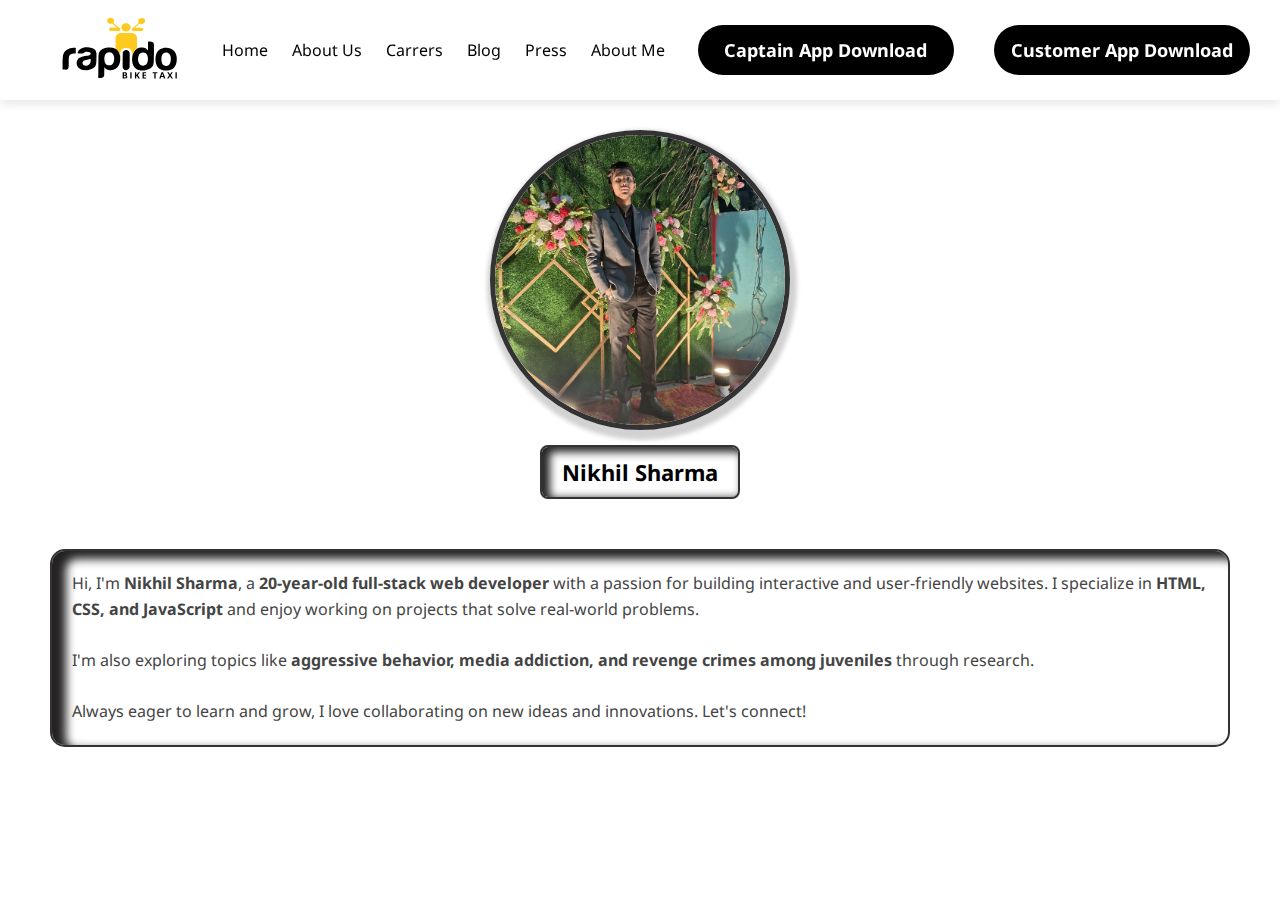
<file: htmlFiles/AboutMe.html>
<!DOCTYPE html>
<html lang="en">

<head>
    <meta charset="UTF-8">
    <meta name="viewport" content="width=device-width, initial-scale=1.0">
    <title>About Me</title>
    <link rel="stylesheet" href="../cssFiles/AboutMe.css">
</head>

<body>
    <header>
        <nav>
            <div class="logo">
                <img src="../Images/logo.svg" alt="Logo">
            </div>
            <ul class="nav-links">
                <li><a href="../index.html">Home</a></li>
                <li><a href="../htmlFiles/AboutUs.html">About Us</a></li>
                <li><a href="../htmlFiles/carrer.html">Carrers</a></li>
                <li><a href="../htmlFiles/blog.html">Blog</a></li>
                <li><a href="../htmlFiles/press.html">Press</a></li>
                <li><a href="../htmlFiles/AboutMe.html">About Me</a></li>
            </ul>
            <a href="https://play.google.com/store/apps/details?id=com.rapido.driver" target="_blank">
                <button class="btn-download">Captain App Download</button>
            </a>
            <a href="https://play.google.com/store/apps/details?id=com.rapido.passenger" target="_blank">
                <button class="btn-download">Customer App Download</button>
            </a>
        </nav>
    </header>
    <div class="about-container">
        <div class="profile">
            <img src="../Images/Aboutme.jpg" alt="Nikhil Sharma">
            <h2 class="name">Nikhil Sharma</h2>
        </div>
        <p class="bio">
            Hi, I'm <b>Nikhil Sharma</b>, a <b>20-year-old full-stack web developer</b> with a passion for building
            interactive and user-friendly websites. I specialize in <b>HTML, CSS, and JavaScript</b> and enjoy working
            on projects that solve real-world problems.
            <br><br>
            I'm also exploring topics like <b>aggressive behavior, media addiction, and revenge crimes among
                juveniles</b> through research.
            <br><br>
            Always eager to learn and grow, I love collaborating on new ideas and innovations. Let's connect!
        </p>
    </div>

</body>

</html>
</file>
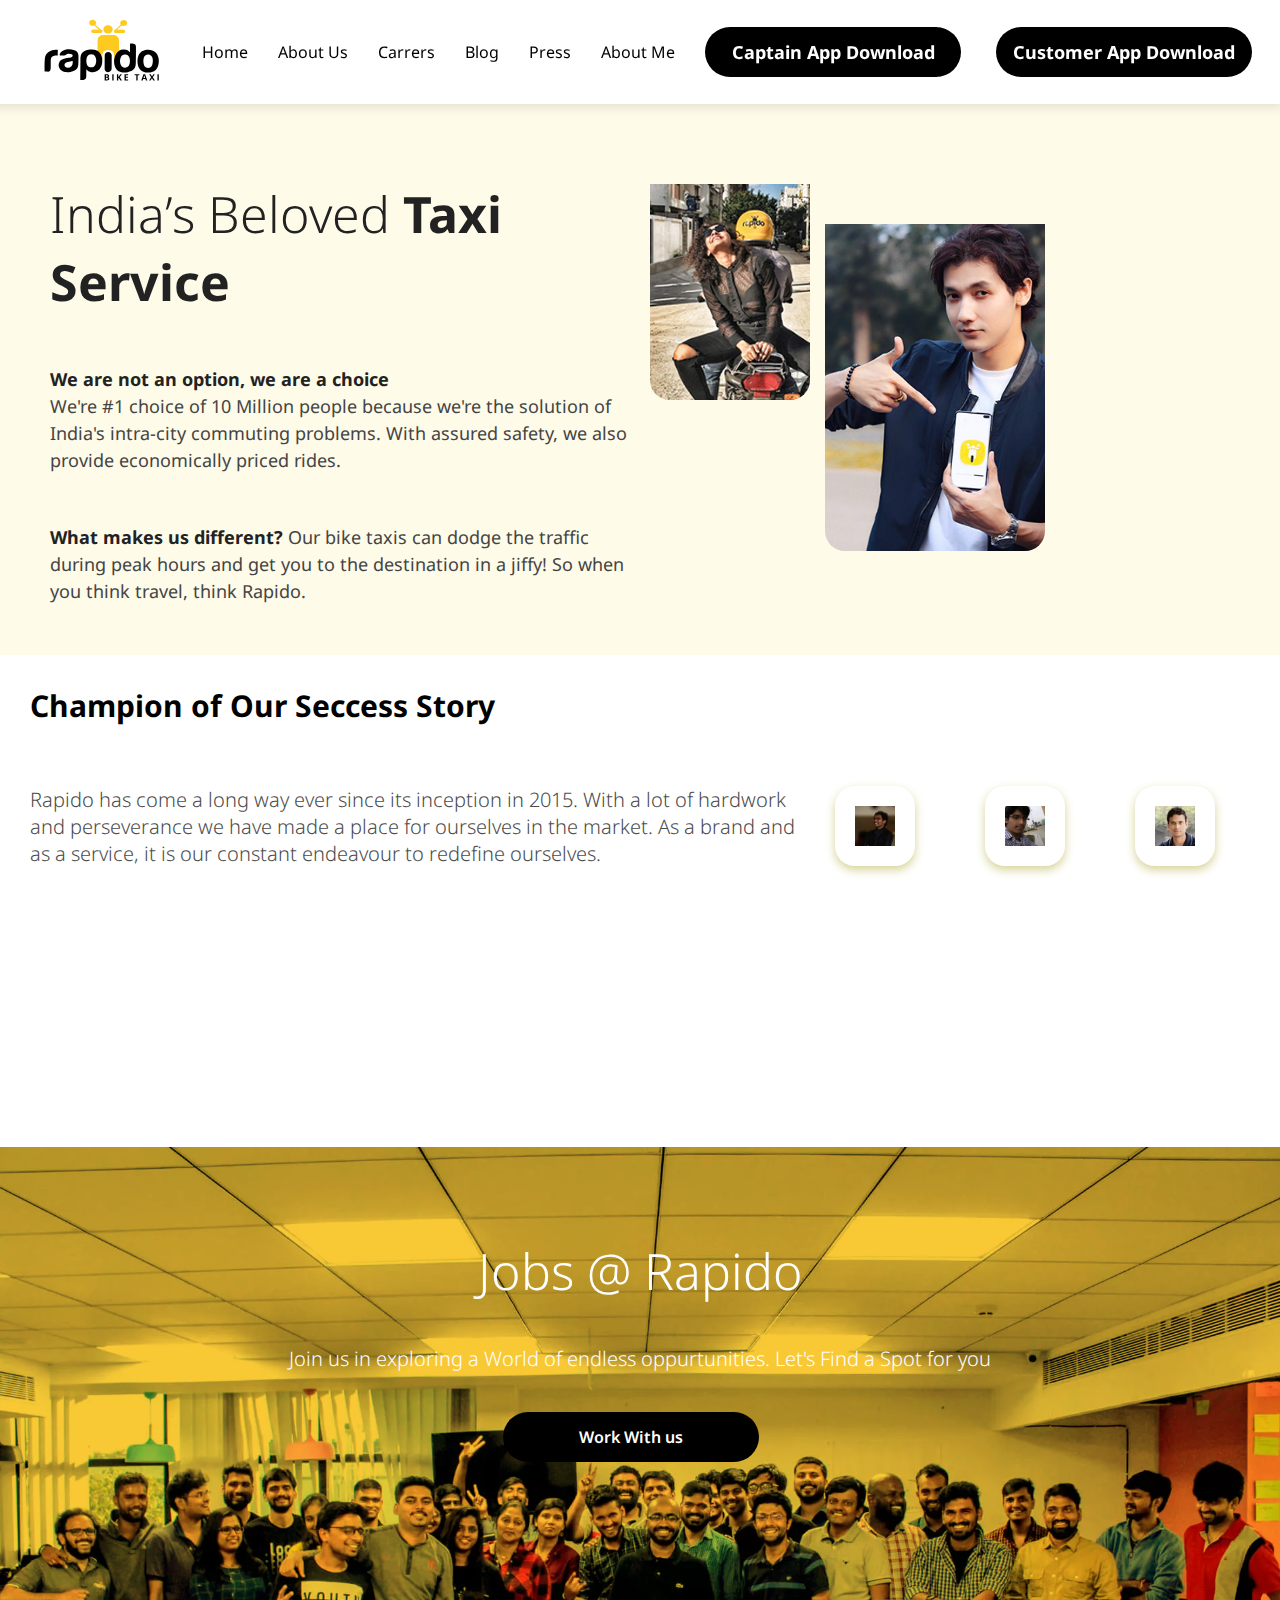
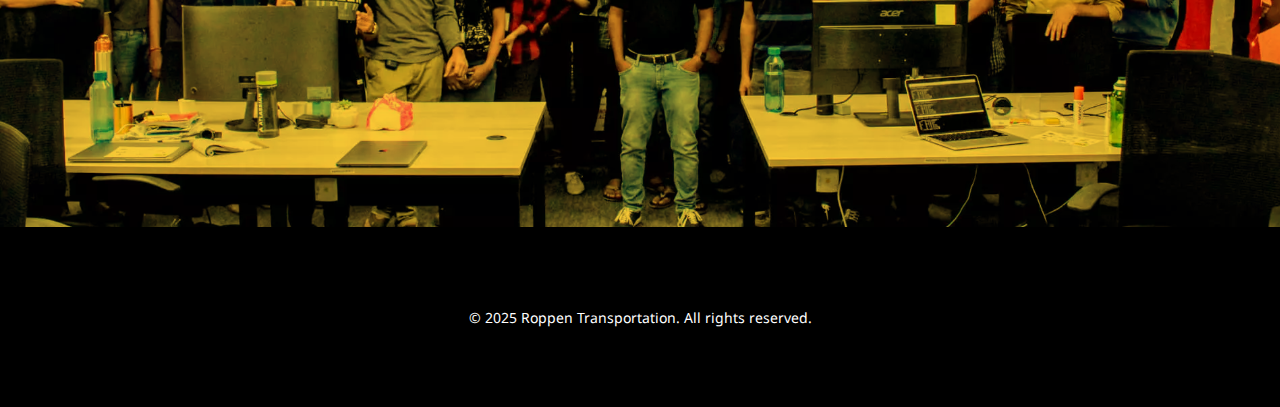
<file: htmlFiles/AboutUs.html>
<!DOCTYPE html>
<html lang="en">

<head>
    <meta charset="UTF-8">
    <meta name="viewport" content="width=device-width, initial-scale=1.0">
    <title>About Us</title>
    <link rel="stylesheet" href="../cssFiles/AboutUs.css">
    <link rel="shortcut icon" href="../Images/favicon.ico" type="image/x-icon">
</head>

<body>
    <nav>
        <div class="logo">
            <img src="../Images/logo.svg" alt="Logo">
        </div>
        <ul class="nav-links">
            <li><a href="../index.html">Home</a></li>
            <li><a href="../htmlFiles/AboutUs.html">About Us</a></li>
            <li><a href="../htmlFiles/carrer.html">Carrers</a></li>
            <li><a href="../htmlFiles/blog.html">Blog</a></li>
            <li><a href="../htmlFiles/press.html">Press</a></li>
            <li><a href="../htmlFiles/AboutMe.html">About Me</a></li>
        </ul>
        <a href="https://play.google.com/store/apps/details?id=com.rapido.driver" target="_blank">
            <button class="btn-download">Captain App Download</button>
        </a>
        <a href="https://play.google.com/store/apps/details?id=com.rapido.passenger" target="_blank">
            <button class="btn-download">Customer App Download</button>
        </a>
    </nav>
    <header>
        <div class="container">
            <div class="text-content">
                <h2>India’s Beloved
                    <span> Taxi Service</span>
                </h2>
                <p><strong>We are not an option, we are a choice</strong><br>
                    We're #1 choice of 10 Million people because we're the solution of India's intra-city commuting
                    problems.
                    With assured safety, we also provide economically priced rides.
                </p>
                <P><strong>What makes us different?</strong>
                    Our bike taxis can dodge the traffic during peak hours and get you to the destination in a jiffy! So
                    when you think travel, think Rapido.
                </p>
            </div>
            <div class="images">
                <img src="../Images/woman.png" alt="Woman on Bike">
                <img src="../Images/man_mobile.png" alt="Man Using Mobile">
            </div>
        </div>
    </header>
    <main>
        <div class="founder">
            <h1>Champion of Our Seccess Story</h1>
            <div class="founder-content">
                <p>Rapido has come a long way ever since its inception in 2015. With a lot of hardwork and perseverance
                    we
                    have made a place for ourselves in the market. As a brand and as a service, it is our constant
                    endeavour
                    to redefine ourselves.</p>
                <img src="../Images/rishi.png" alt="Founder Image">
                <img src="../Images/pavan.png" alt="Founder Image">
                <img src="../Images/aravind.png" alt="Founder Image">
            </div>
        </div>
        <div class="work_sec">
            <h3>Jobs @ Rapido</h3>
            <p>Join us in exploring a World of endless oppurtunities. Let's Find a Spot for you</p>
            <button class="work">Work With us</button>
        </div>
    </main>
    <div class="copyright">© 2025 Roppen Transportation. All rights reserved.</div>
</body>

</html>
</file>
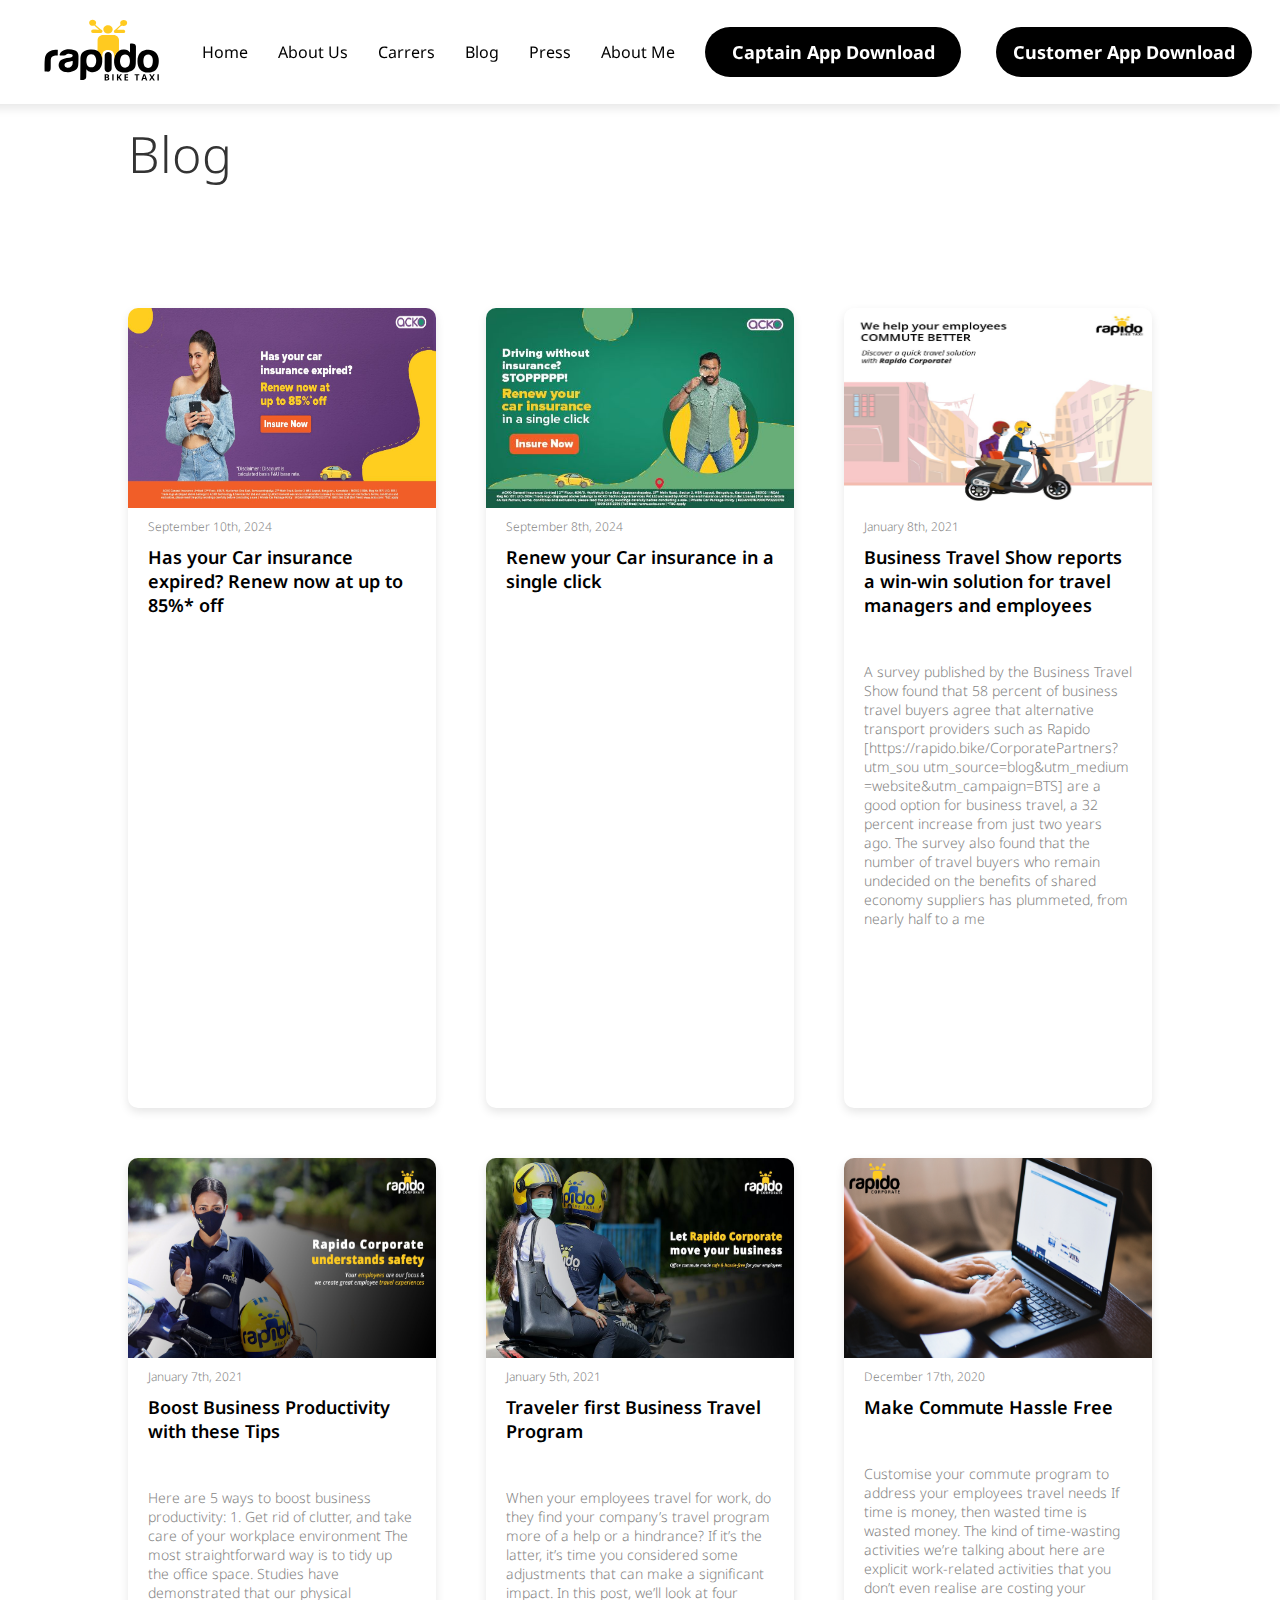
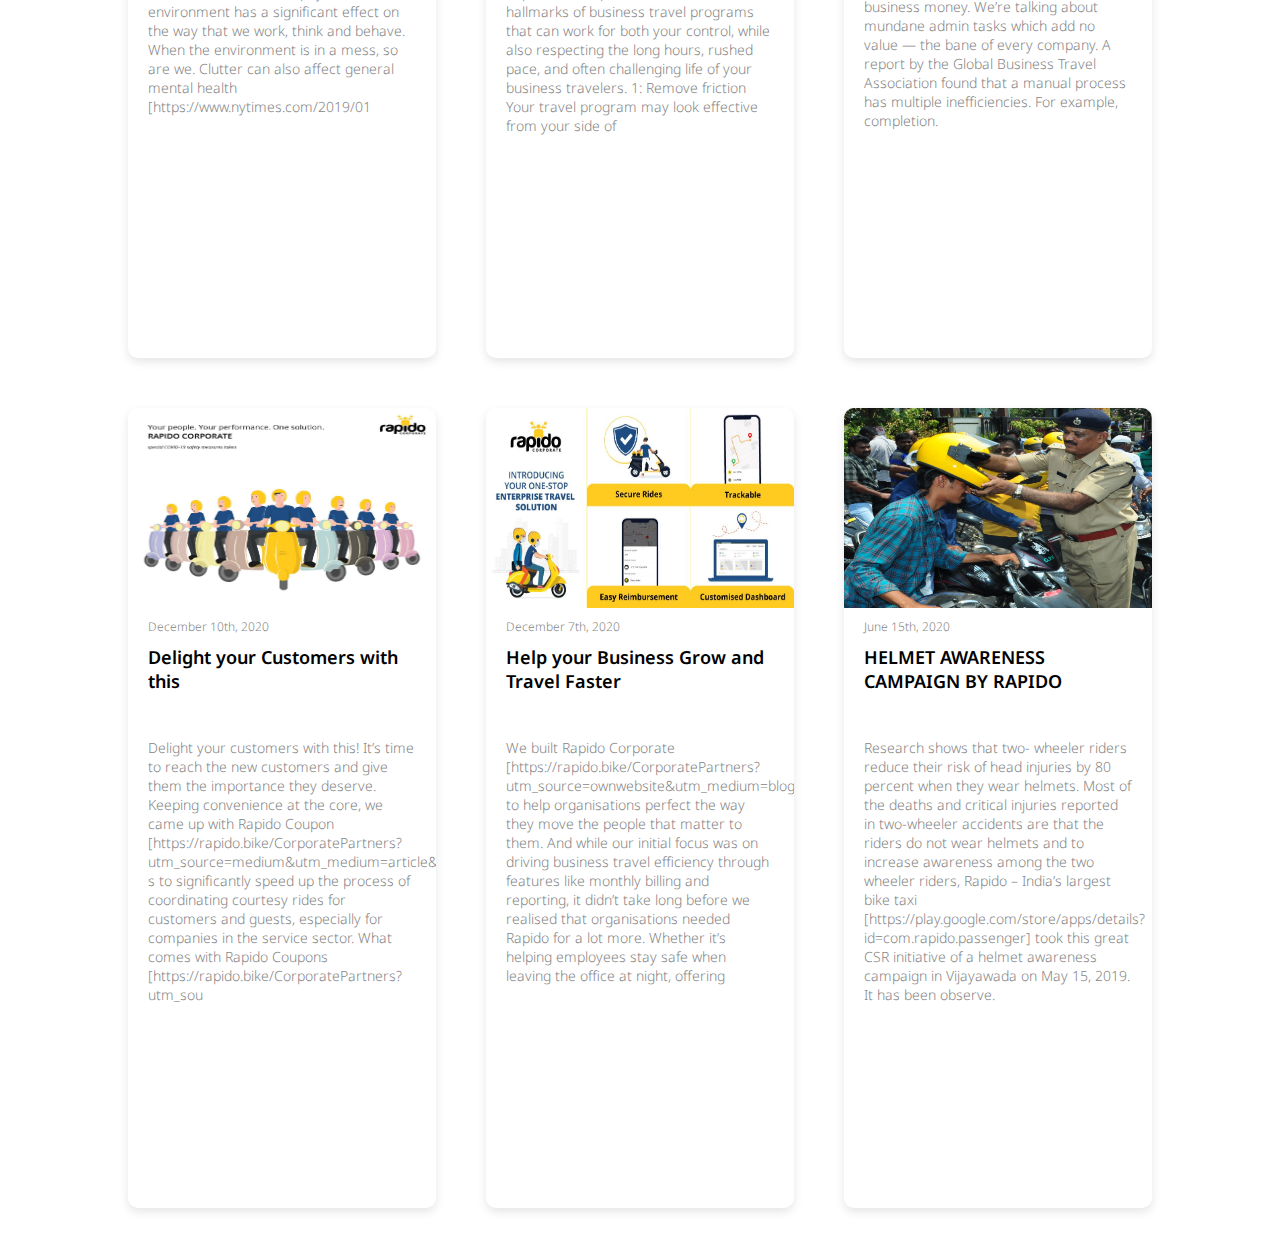
<file: htmlFiles/blog.html>
<!DOCTYPE html>
<html lang="en">

<head>
    <meta charset="UTF-8">
    <meta name="viewport" content="width=device-width, initial-scale=1.0">
    <title>Blog</title>
    <link rel="stylesheet" href="../cssFiles/blog.css">
</head>

<body>
    <header>
        <nav>
            <div class="logo">
                <img src="../Images/logo.svg" alt="Logo">
            </div>
            <ul class="nav-links">
                <li><a href="../index.html">Home</a></li>
                <li><a href="../htmlFiles/AboutUs.html">About Us</a></li>
                <li><a href="../htmlFiles/carrer.html">Carrers</a></li>
                <li><a href="../htmlFiles/blog.html">Blog</a></li>
                <li><a href="../htmlFiles/press.html">Press</a></li>
                <li><a href="../htmlFiles/AboutMe.html">About Me</a></li>
            </ul>
            <a href="https://play.google.com/store/apps/details?id=com.rapido.driver" target="_blank">
                <button class="btn-download">Captain App Download</button>
            </a>
            <a href="https://play.google.com/store/apps/details?id=com.rapido.passenger" target="_blank">
                <button class="btn-download">Customer App Download</button>
            </a>
        </nav>
    </header>
    <div class="blog-container">
        <h1>Blog</h1>
        <div class="blog-cards">

            <div class="blog-card">
                <img src="../Images/blog-1.jpg" alt="Blog 1">
                <p class="date">September 10th, 2024</p>
                <h2>Has your Car insurance expired? Renew now at up to 85%* off</h2>
            </div>

            <div class="blog-card">
                <img src="../Images/blog-2.jpg" alt="Blog 2">
                <p class="date">September 8th, 2024</p>
                <h2>Renew your Car insurance in a single click</h2>
            </div>

            <div class="blog-card">
                <img src="../Images/blog-3.jpg" alt="Blog 3">
                <p class="date">January 8th, 2021</p>
                <h2>Business Travel Show reports a win-win solution for travel managers and employees</h2>
                <p class="content">A survey published by the Business Travel Show found that 58 percent of business travel buyers agree that alternative transport providers such as Rapido [https://rapido.bike/CorporatePartners?utm_sou utm_source=blog&utm_medium =website&utm_campaign=BTS] are a good option for business travel, a 32 percent increase from just two years ago. The survey also found that the number of travel buyers who remain undecided on the benefits of shared economy suppliers has plummeted, from nearly half to a me</p>
            </div>
            <div class="blog-card">
                <img src="../Images/blog-4.jpg" alt="Blog 4">
                <p class="date">January 7th, 2021</p>
                <h2>Boost Business Productivity with these Tips</h2>
                <p class="content">Here are 5 ways to boost business productivity: 1. Get rid of clutter, and take care of your workplace environment The most straightforward way is to tidy up the office space.
                    Studies have demonstrated that our physical environment has a significant effect on the way that we work, think and behave. When the environment is in a mess, so are we. Clutter can also affect general mental health [https://www.nytimes.com/2019/01</p>
            </div>
            <div class="blog-card">
                <img src="../Images/blog-5.jpg" alt="Blog 5">
                <p class="date">January 5th, 2021</p>
                <h2>Traveler first Business Travel Program</h2>
                <p class="content">When your employees travel for work, do they find your company’s travel program more of a help or a hindrance? If it’s the latter, it’s time you considered some adjustments that can make a significant impact. In this post, we’ll look at four hallmarks of business travel programs that can work for both your control, while also respecting the long hours, rushed pace, and often challenging life of your business travelers. 1: Remove friction Your travel program may look effective from your side of</p>
            </div>
            <div class="blog-card">
                <img src="../Images/blog-6.png" alt="Blog 6">
                <p class="date">December 17th, 2020</p>
                <h2>Make Commute Hassle Free</h2>
                <p class="content">Customise your commute program to address your employees travel needs If time is money, then wasted time is wasted money. The kind of time-wasting activities we’re talking about here are explicit work-related activities that you don’t even realise are costing your business money. We’re talking about mundane admin tasks which add no value — the bane of every company. A report by the Global Business Travel Association found that a manual process has multiple inefficiencies. For example, completion.</p>
            </div>
            <div class="blog-card">
                <img src="../Images/blog-7.jpg" alt="Blog 7">
                <p class="date">December 10th, 2020</p>
                <h2>Delight your Customers with this</h2>
                <p class="content">Delight your customers with this! It’s time to reach the new customers and give them the importance they deserve. Keeping convenience at the core, we came up with Rapido Coupon [https://rapido.bike/CorporatePartners?utm_source=medium&utm_medium=article&utm_campaign=coupons] s to significantly speed up the process of coordinating courtesy rides for customers and guests, especially for companies in the service sector. What comes with Rapido Coupons [https://rapido.bike/CorporatePartners?utm_sou</p>
            </div>
            <div class="blog-card">
                <img src="../Images/blog-8.jpg" alt="Blog 8">
                <p class="date">December 7th, 2020</p>
                <h2>Help your Business Grow and Travel Faster</h2>
                <p class="content">We built Rapido Corporate [https://rapido.bike/CorporatePartners?utm_source=ownwebsite&utm_medium=blog&utm_campaign=article] to help organisations perfect the way they move the people that matter to them. And while our initial focus was on driving business travel efficiency through features like monthly billing and reporting, it didn’t take long before we realised that organisations needed Rapido for a lot more. Whether it’s helping employees stay safe when leaving the office at night, offering</p>
            </div>
            <div class="blog-card">
                <img src="../Images/blog-9.jpg" alt="Blog 9">
                <p class="date">June 15th, 2020</p>
                <h2>HELMET AWARENESS CAMPAIGN BY RAPIDO</h2>
                <p class="content">Research shows that two- wheeler riders reduce their risk of head injuries by 80 percent when they wear helmets. Most of the deaths and critical injuries reported in two-wheeler accidents are that the riders do not wear helmets and to increase awareness among the two wheeler riders, Rapido – India’s largest bike taxi [https://play.google.com/store/apps/details?id=com.rapido.passenger] took this great CSR initiative of a helmet awareness campaign in Vijayawada on May 15, 2019. It has been observe.</p>
            </div>
        </div>
    </div>
</body>

</html>
</file>
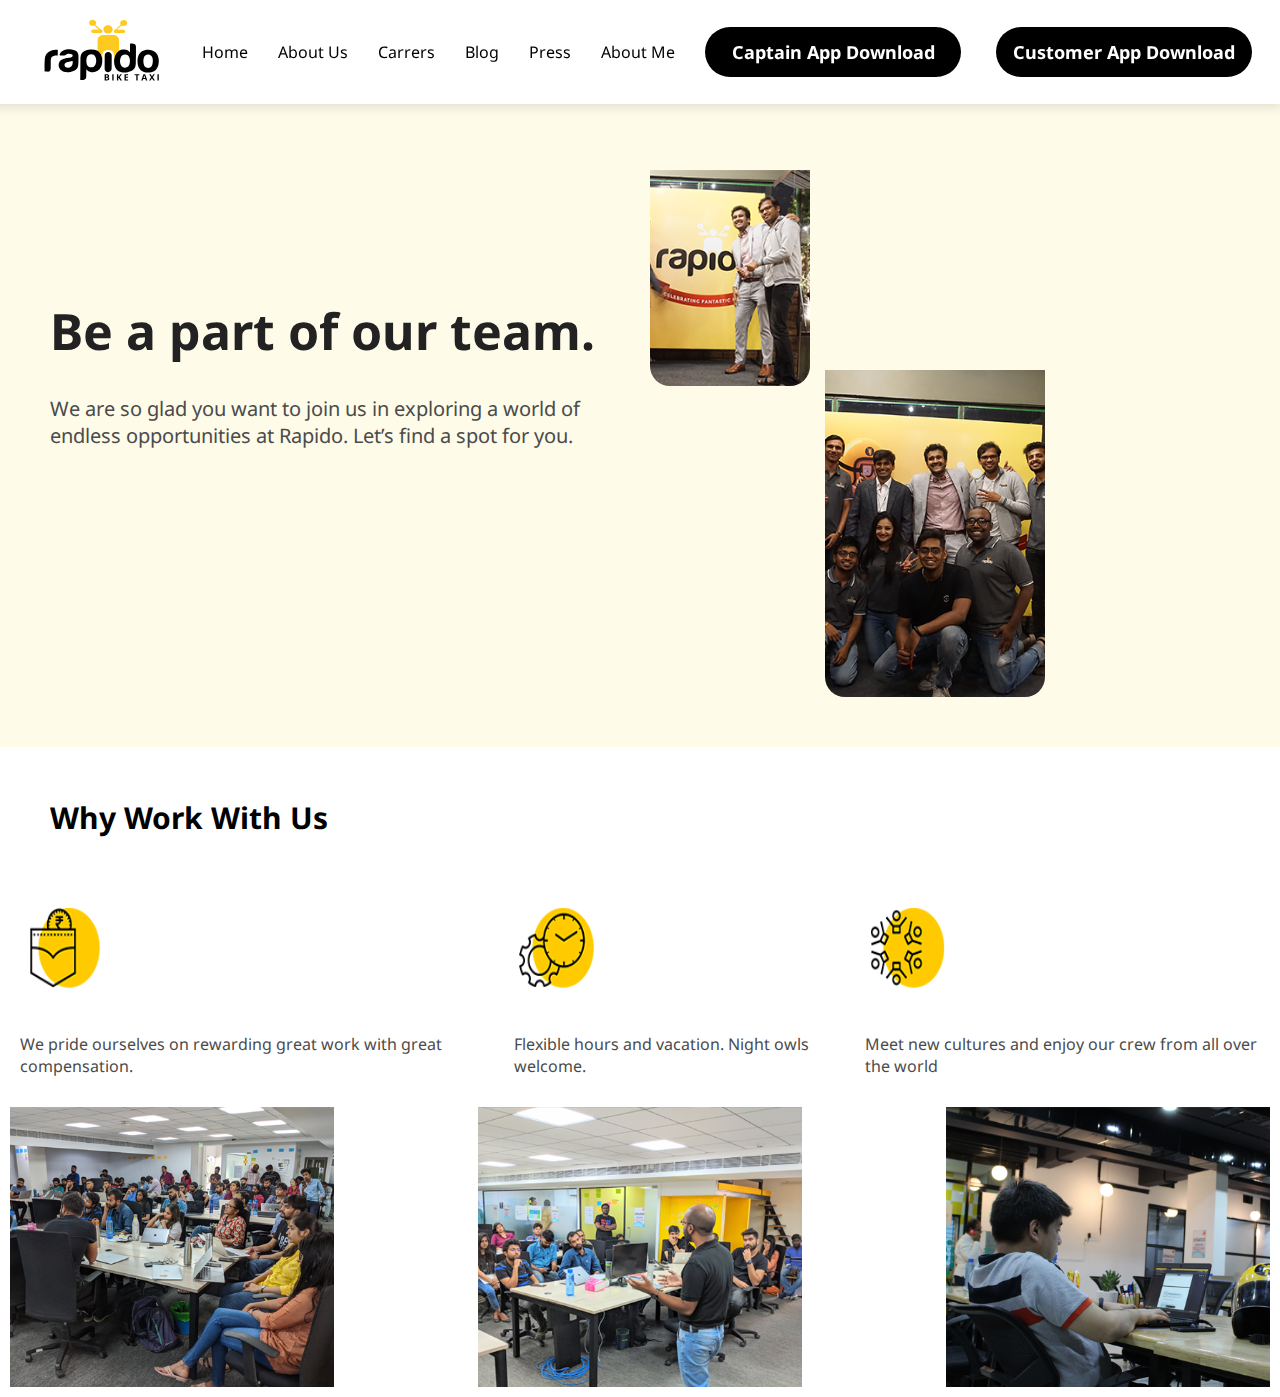
<file: htmlFiles/carrer.html>
<!DOCTYPE html>
<html lang="en">

<head>
    <meta charset="UTF-8">
    <meta name="viewport" content="width=device-width, initial-scale=1.0">
    <title>Carrer</title>
    <link rel="stylesheet" href="../cssFiles/carrer.css">
    <link rel="shortcut icon" href="../Images/favicon.ico" type="image/x-icon">
</head>

<body>
    <header>
        <nav>
            <div class="logo">
                <img src="../Images/logo.svg" alt="Logo">
            </div>
            <ul class="nav-links">
                <li><a href="../index.html">Home</a></li>
                <li><a href="../htmlFiles/AboutUs.html">About Us</a></li>
                <li><a href="../htmlFiles/carrer.html">Carrers</a></li>
                <li><a href="../htmlFiles/blog.html">Blog</a></li>
                <li><a href="../htmlFiles/press.html">Press</a></li>
                <li><a href="../htmlFiles/AboutMe.html">About Me</a></li>
            </ul>
            <a href="https://play.google.com/store/apps/details?id=com.rapido.driver" target="_blank">
                <button class="btn-download">Captain App Download</button>
            </a>
            <a href="https://play.google.com/store/apps/details?id=com.rapido.passenger" target="_blank">
                <button class="btn-download">Customer App Download</button>
            </a>
        </nav>
    </header>
    <main>
        <div class="container">
            <div class="text-content">
                <h2>Be a part of our team.</h2>
                <p>We are so glad you want to join us in exploring a world of endless opportunities at Rapido. Let’s
                    find a
                    spot for you.</p>
            </div>
            <div class="images">
                <img src="../Images/career_home_1.png" alt="Mans">
                <img src="../Images/career_home_2.png" alt="Group Members">
            </div>
        </div>
        <div class="head">
            <h2>Why Work With Us</h2>
        </div>
        <div class="work">
            <div class="work-img">
                <img src="../Images/work_1.png" alt="Work">
                <p>We pride ourselves on rewarding great work with great compensation.</p>
            </div>
            <div class="work-img">
                <img src="../Images/work_2.png" alt="Work">
                <p>Flexible hours and vacation. Night owls welcome.</p>
            </div>
            <div class="work-img">
                <img src="../Images/work_3.png" alt="Work">
                <p>Meet new cultures and enjoy our crew from all over the world</p>
            </div>
        </div>
        <div class="office">
            <img src="../Images/career_carousel_1.png" alt="">
            <img src="../Images/career_carousel_2.png" alt="">
            <img src="../Images/career_carousel_3.png" alt="">
        </div>
    </main>
</body>

</html>
</file>
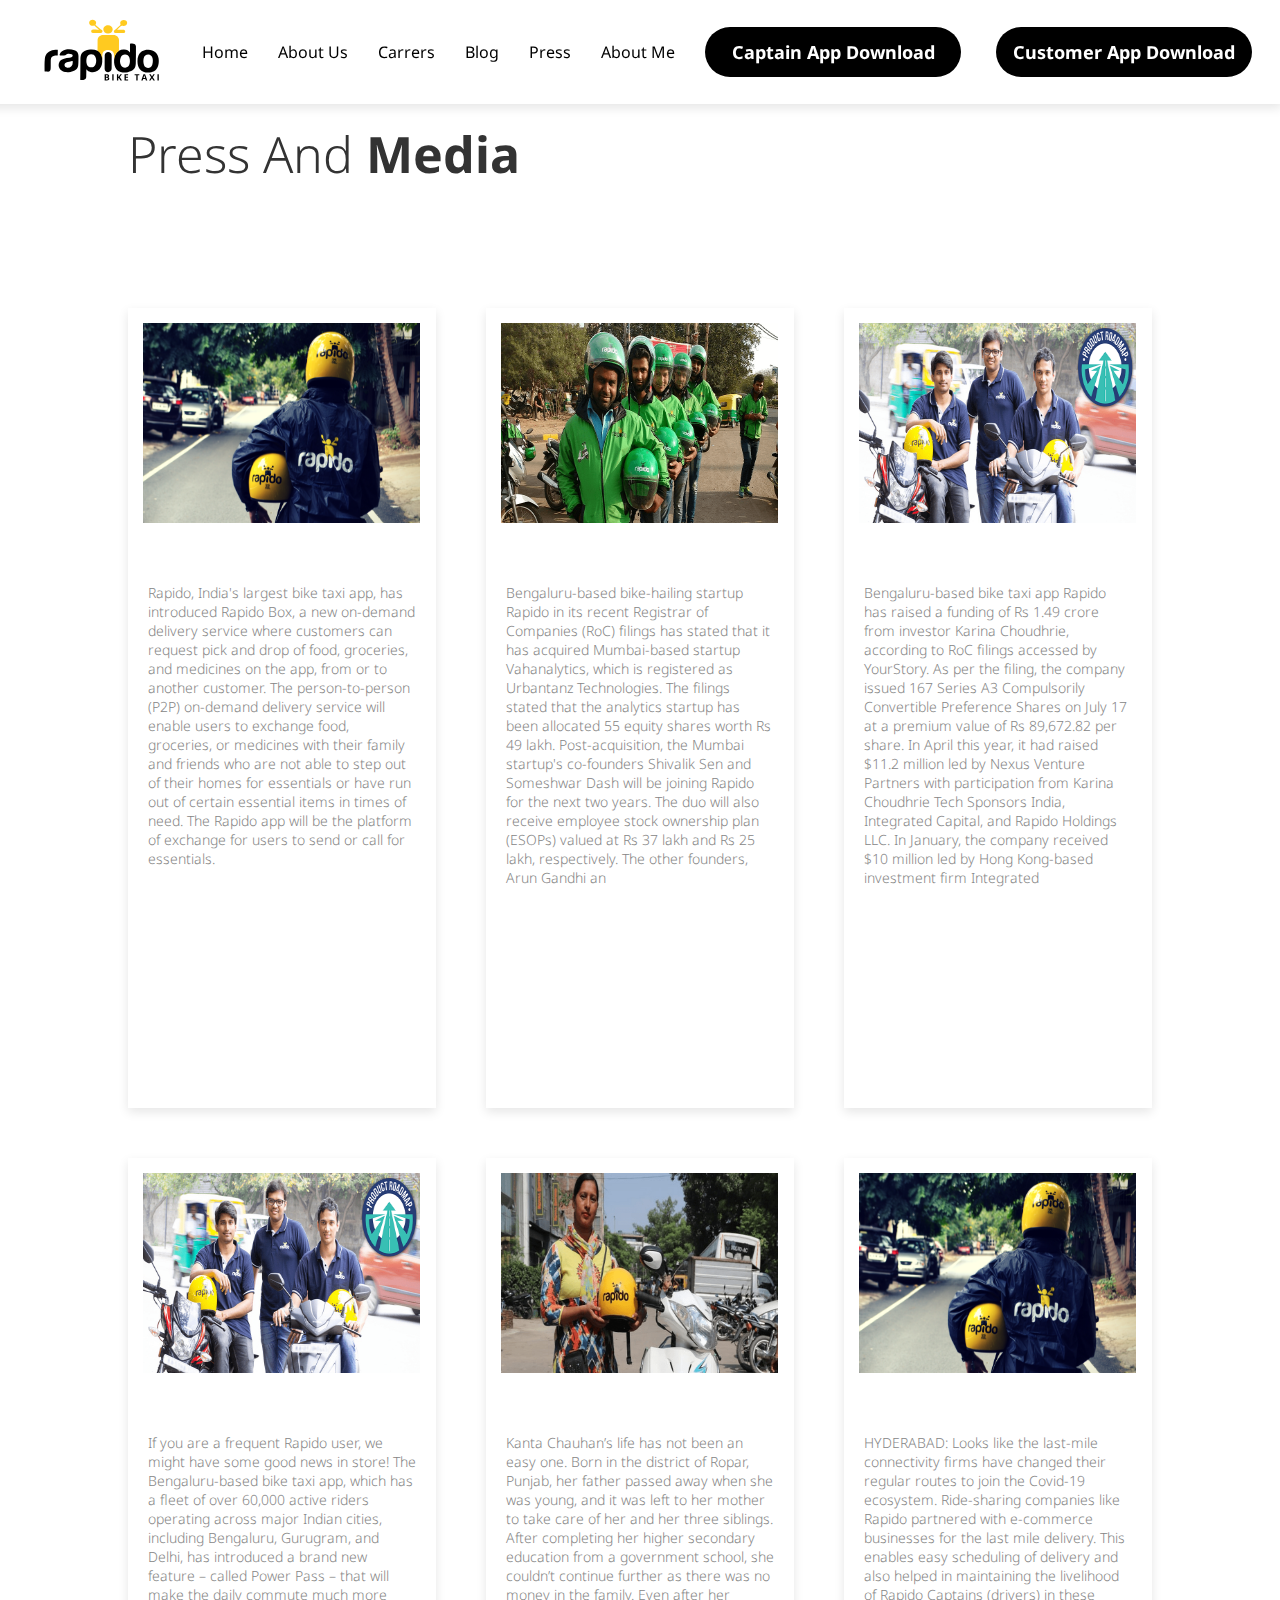
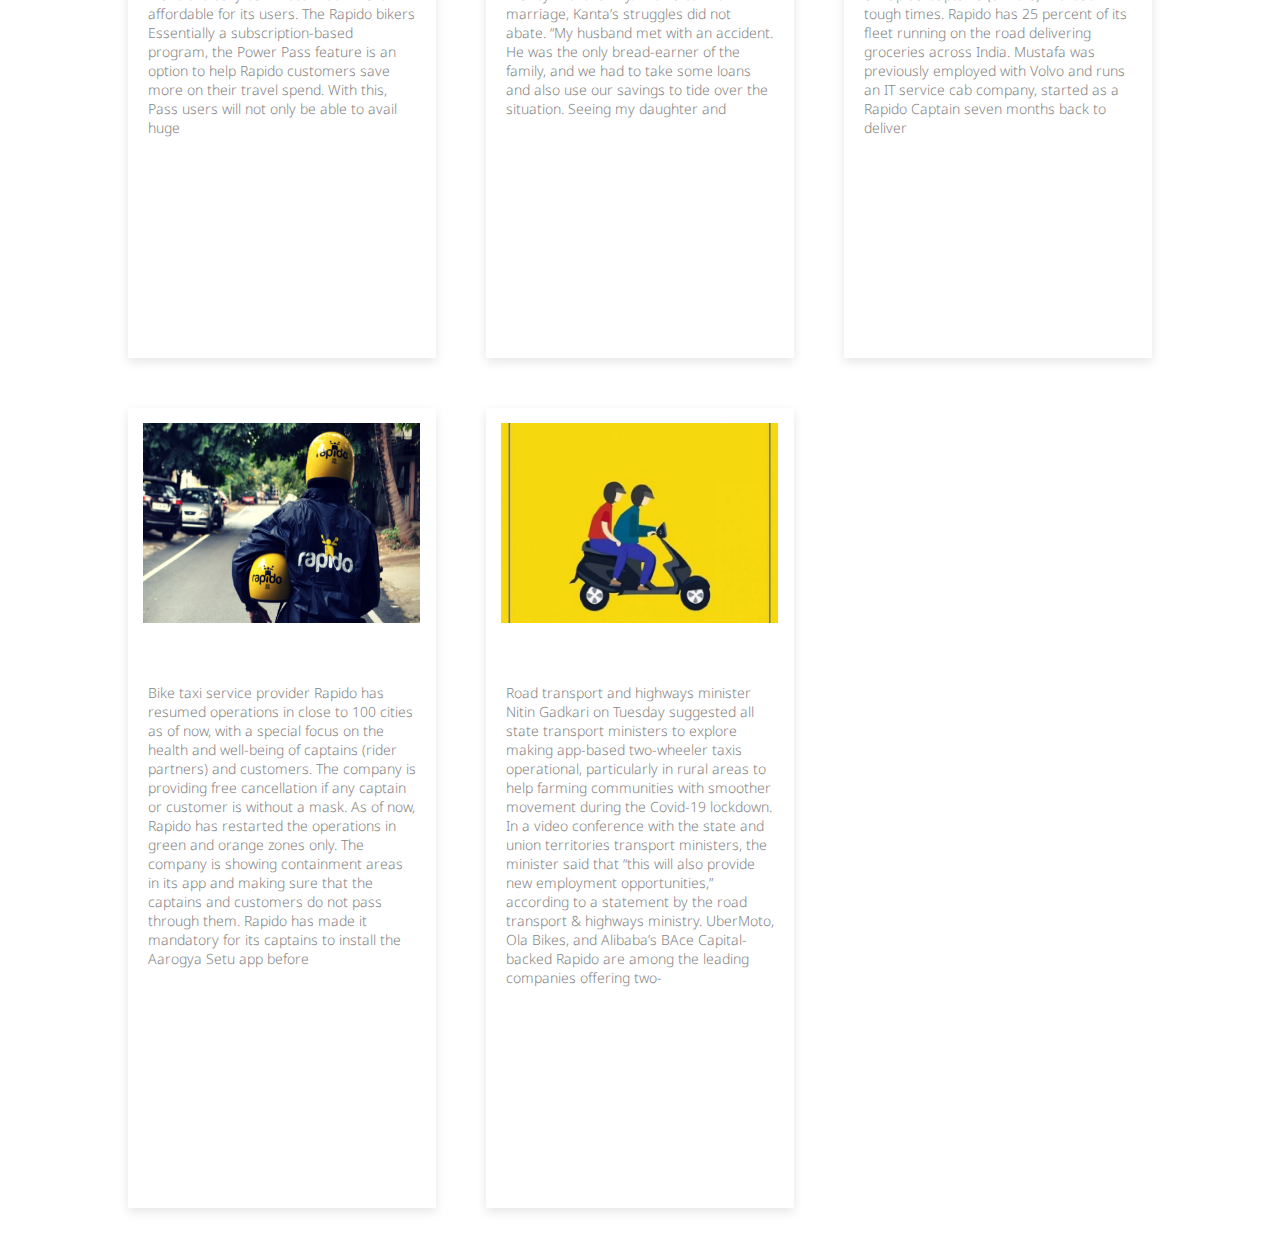
<file: htmlFiles/press.html>
<!DOCTYPE html>
<html lang="en">

<head>
    <meta charset="UTF-8">
    <meta name="viewport" content="width=device-width, initial-scale=1.0">
    <title>Press</title>
    <link rel="stylesheet" href="../cssFiles/press.css">
</head>

<body>
    <header>
        <nav>
            <div class="logo">
                <img src="../Images/logo.svg" alt="Logo">
            </div>
            <ul class="nav-links">
                <li><a href="../index.html">Home</a></li>
                <li><a href="../htmlFiles/AboutUs.html">About Us</a></li>
                <li><a href="../htmlFiles/carrer.html">Carrers</a></li>
                <li><a href="../htmlFiles/blog.html">Blog</a></li>
                <li><a href="../htmlFiles/press.html">Press</a></li>
                <li><a href="../htmlFiles/AboutMe.html">About Me</a></li>
            </ul>
            <a href="https://play.google.com/store/apps/details?id=com.rapido.driver" target="_blank">
                <button class="btn-download">Captain App Download</button>
            </a>
            <a href="https://play.google.com/store/apps/details?id=com.rapido.passenger" target="_blank">
                <button class="btn-download">Customer App Download</button>
            </a>
        </nav>
    </header>
    <div class="blog-container">
        <h1>Press And <span>Media</span></h1>
        <div class="blog-cards">

            <div class="blog-card">
                <img src="../Images/press.1" alt="Blog 1">
                <p class="content">Rapido, India's largest bike taxi app, has introduced Rapido Box, a new on-demand delivery service where customers can request pick and drop of food, groceries, and medicines on the app, from or to another customer. The person-to-person (P2P) on-demand delivery service will enable users to exchange food, groceries, or medicines with their family and friends who are not able to step out of their homes for essentials or have run out of certain essential items in times of need. The Rapido app will be the platform of exchange for users to send or call for essentials.</p>
            </div>

            <div class="blog-card">
                <img src="../Images/press.2" alt="Blog 2">
                <p class="content">Bengaluru-based bike-hailing startup Rapido in its recent Registrar of Companies (RoC) filings has stated that it has acquired Mumbai-based startup Vahanalytics, which is registered as Urbantanz Technologies. The filings stated that the analytics startup has been allocated 55 equity shares worth Rs 49 lakh. Post-acquisition, the Mumbai startup's co-founders Shivalik Sen and Someshwar Dash will be joining Rapido for the next two years. The duo will also receive employee stock ownership plan (ESOPs) valued at Rs 37 lakh and Rs 25 lakh, respectively. The other founders, Arun Gandhi an</p>
            </div>

            <div class="blog-card">
                <img src="../Images/press.3" alt="Blog 3">
                <p class="content">Bengaluru-based bike taxi app Rapido has raised a funding of Rs 1.49 crore from investor Karina Choudhrie, according to RoC filings accessed by YourStory. As per the filing, the company issued 167 Series A3 Compulsorily Convertible Preference Shares on July 17 at a premium value of Rs 89,672.82 per share. In April this year, it had raised $11.2 million led by Nexus Venture Partners with participation from Karina Choudhrie Tech Sponsors India, Integrated Capital, and Rapido Holdings LLC. In January, the company received $10 million led by Hong Kong-based investment firm Integrated</p>
            </div>
            <div class="blog-card">
                <img src="../Images/press.4.png" alt="Blog 4">
                <p class="content">If you are a frequent Rapido user, we might have some good news in store! The Bengaluru-based bike taxi app, which has a fleet of over 60,000 active riders operating across major Indian cities, including Bengaluru, Gurugram, and Delhi, has introduced a brand new feature – called Power Pass – that will make the daily commute much more affordable for its users. The Rapido bikers Essentially a subscription-based program, the Power Pass feature is an option to help Rapido customers save more on their travel spend. With this, Pass users will not only be able to avail huge</p>
            </div>
            <div class="blog-card">
                <img src="../Images/press.5.png" alt="Blog 5">
                <p class="content">Kanta Chauhan’s life has not been an easy one. Born in the district of Ropar, Punjab, her father passed away when she was young, and it was left to her mother to take care of her and her three siblings. After completing her higher secondary education from a government school, she couldn’t continue further as there was no money in the family. Even after her marriage, Kanta’s struggles did not abate. “My husband met with an accident. He was the only bread-earner of the family, and we had to take some loans and also use our savings to tide over the situation. Seeing my daughter and</p>
            </div>
            <div class="blog-card">
                <img src="../Images/press.1" alt="Blog 6">
                <p class="content">HYDERABAD: Looks like the last-mile connectivity firms have changed their regular routes to join the Covid-19 ecosystem. Ride-sharing companies like Rapido partnered with e-commerce businesses for the last mile delivery. This enables easy scheduling of delivery and also helped in maintaining the livelihood of Rapido Captains (drivers) in these tough times. Rapido has 25 percent of its fleet running on the road delivering groceries across India. Mustafa was previously employed with Volvo and runs an IT service cab company, started as a Rapido Captain seven months back to deliver</p>
            </div>
            <div class="blog-card">
                <img src="../Images/press.1" alt="Blog 7">
                <p class="content">Bike taxi service provider Rapido has resumed operations in close to 100 cities as of now, with a special focus on the health and well-being of captains (rider partners) and customers. The company is providing free cancellation if any captain or customer is without a mask. As of now, Rapido has restarted the operations in green and orange zones only. The company is showing containment areas in its app and making sure that the captains and customers do not pass through them. Rapido has made it mandatory for its captains to install the Aarogya Setu app before</p>
            </div>
            <div class="blog-card">
                <img src="../Images/press.8.jpg" alt="Blog 8">
                <p class="content">Road transport and highways minister Nitin Gadkari on Tuesday suggested all state transport ministers to explore making app-based two-wheeler taxis operational, particularly in rural areas to help farming communities with smoother movement during the Covid-19 lockdown. In a video conference with the state and union territories transport ministers, the minister said that “this will also provide new employment opportunities,” according to a statement by the road transport & highways ministry. UberMoto, Ola Bikes, and Alibaba’s BAce Capital-backed Rapido are among the leading companies offering two-</p>
            </div>
        </div>
    </div>
</body>

</html>
</file>
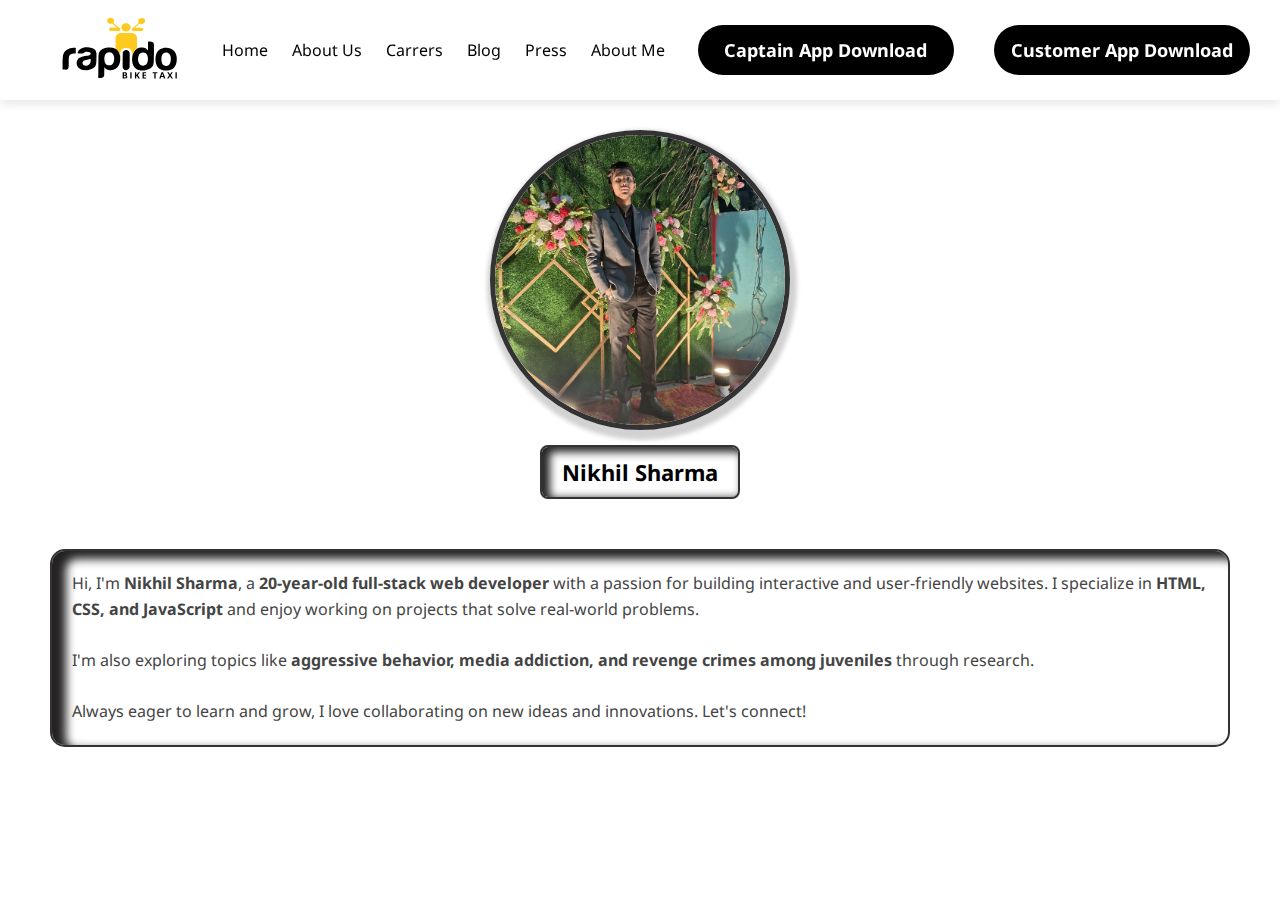
<file: Rapido Clone/htmlFiles/AboutMe.html>
<!DOCTYPE html>
<html lang="en">

<head>
    <meta charset="UTF-8">
    <meta name="viewport" content="width=device-width, initial-scale=1.0">
    <title>About Me</title>
    <link rel="stylesheet" href="../cssFiles/AboutMe.css">
</head>

<body>
    <header>
        <nav>
            <div class="logo">
                <img src="../Images/logo.svg" alt="Logo">
            </div>
            <ul class="nav-links">
                <li><a href="../index.html">Home</a></li>
                <li><a href="../htmlFiles/AboutUs.html">About Us</a></li>
                <li><a href="../htmlFiles/carrer.html">Carrers</a></li>
                <li><a href="../htmlFiles/blog.html">Blog</a></li>
                <li><a href="../htmlFiles/press.html">Press</a></li>
                <li><a href="../htmlFiles/AboutMe.html">About Me</a></li>
            </ul>
            <a href="https://play.google.com/store/apps/details?id=com.rapido.driver" target="_blank">
                <button class="btn-download">Captain App Download</button>
            </a>
            <a href="https://play.google.com/store/apps/details?id=com.rapido.passenger" target="_blank">
                <button class="btn-download">Customer App Download</button>
            </a>
        </nav>
    </header>
    <div class="about-container">
        <div class="profile">
            <img src="../Images/Aboutme.jpg" alt="Nikhil Sharma">
            <h2 class="name">Nikhil Sharma</h2>
        </div>
        <p class="bio">
            Hi, I'm <b>Nikhil Sharma</b>, a <b>20-year-old full-stack web developer</b> with a passion for building
            interactive and user-friendly websites. I specialize in <b>HTML, CSS, and JavaScript</b> and enjoy working
            on projects that solve real-world problems.
            <br><br>
            I'm also exploring topics like <b>aggressive behavior, media addiction, and revenge crimes among
                juveniles</b> through research.
            <br><br>
            Always eager to learn and grow, I love collaborating on new ideas and innovations. Let's connect!
        </p>
    </div>

</body>

</html>
</file>
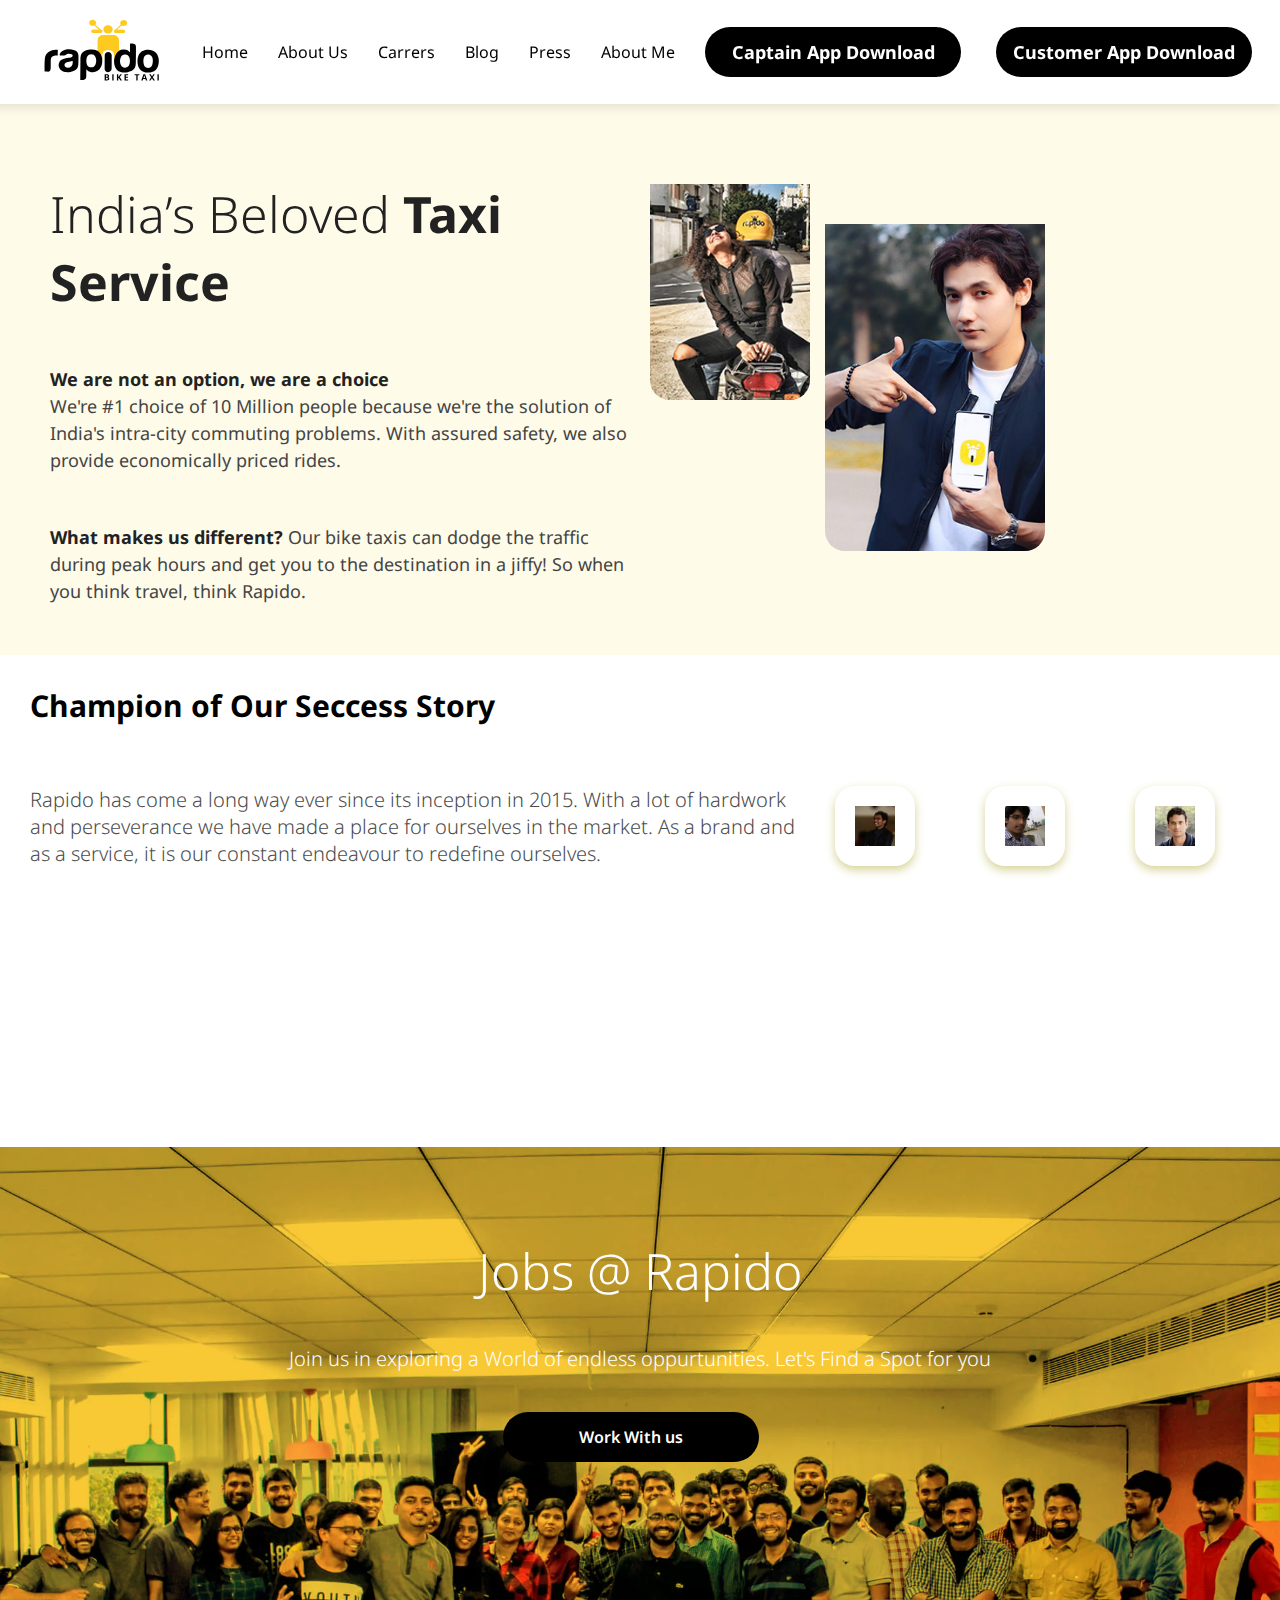
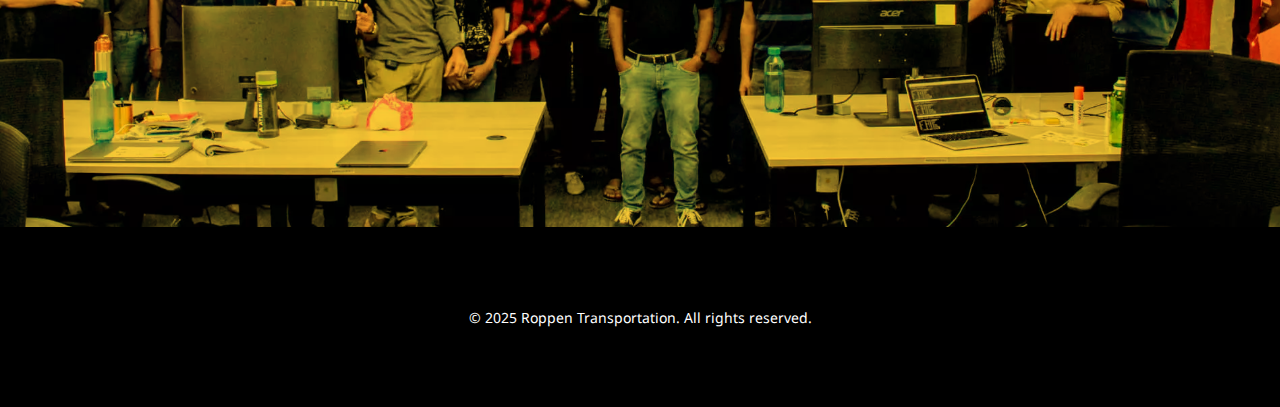
<file: Rapido Clone/htmlFiles/AboutUs.html>
<!DOCTYPE html>
<html lang="en">

<head>
    <meta charset="UTF-8">
    <meta name="viewport" content="width=device-width, initial-scale=1.0">
    <title>About Us</title>
    <link rel="stylesheet" href="../cssFiles/AboutUs.css">
    <link rel="shortcut icon" href="../Images/favicon.ico" type="image/x-icon">
</head>

<body>
    <nav>
        <div class="logo">
            <img src="../Images/logo.svg" alt="Logo">
        </div>
        <ul class="nav-links">
            <li><a href="../index.html">Home</a></li>
            <li><a href="../htmlFiles/AboutUs.html">About Us</a></li>
            <li><a href="../htmlFiles/carrer.html">Carrers</a></li>
            <li><a href="../htmlFiles/blog.html">Blog</a></li>
            <li><a href="../htmlFiles/press.html">Press</a></li>
            <li><a href="../htmlFiles/AboutMe.html">About Me</a></li>
        </ul>
        <a href="https://play.google.com/store/apps/details?id=com.rapido.driver" target="_blank">
            <button class="btn-download">Captain App Download</button>
        </a>
        <a href="https://play.google.com/store/apps/details?id=com.rapido.passenger" target="_blank">
            <button class="btn-download">Customer App Download</button>
        </a>
    </nav>
    <header>
        <div class="container">
            <div class="text-content">
                <h2>India’s Beloved
                    <span> Taxi Service</span>
                </h2>
                <p><strong>We are not an option, we are a choice</strong><br>
                    We're #1 choice of 10 Million people because we're the solution of India's intra-city commuting
                    problems.
                    With assured safety, we also provide economically priced rides.
                </p>
                <P><strong>What makes us different?</strong>
                    Our bike taxis can dodge the traffic during peak hours and get you to the destination in a jiffy! So
                    when you think travel, think Rapido.
                </p>
            </div>
            <div class="images">
                <img src="../Images/woman.png" alt="Woman on Bike">
                <img src="../Images/man_mobile.png" alt="Man Using Mobile">
            </div>
        </div>
    </header>
    <main>
        <div class="founder">
            <h1>Champion of Our Seccess Story</h1>
            <div class="founder-content">
                <p>Rapido has come a long way ever since its inception in 2015. With a lot of hardwork and perseverance
                    we
                    have made a place for ourselves in the market. As a brand and as a service, it is our constant
                    endeavour
                    to redefine ourselves.</p>
                <img src="../Images/rishi.png" alt="Founder Image">
                <img src="../Images/pavan.png" alt="Founder Image">
                <img src="../Images/aravind.png" alt="Founder Image">
            </div>
        </div>
        <div class="work_sec">
            <h3>Jobs @ Rapido</h3>
            <p>Join us in exploring a World of endless oppurtunities. Let's Find a Spot for you</p>
            <button class="work">Work With us</button>
        </div>
    </main>
    <div class="copyright">© 2025 Roppen Transportation. All rights reserved.</div>
</body>

</html>
</file>
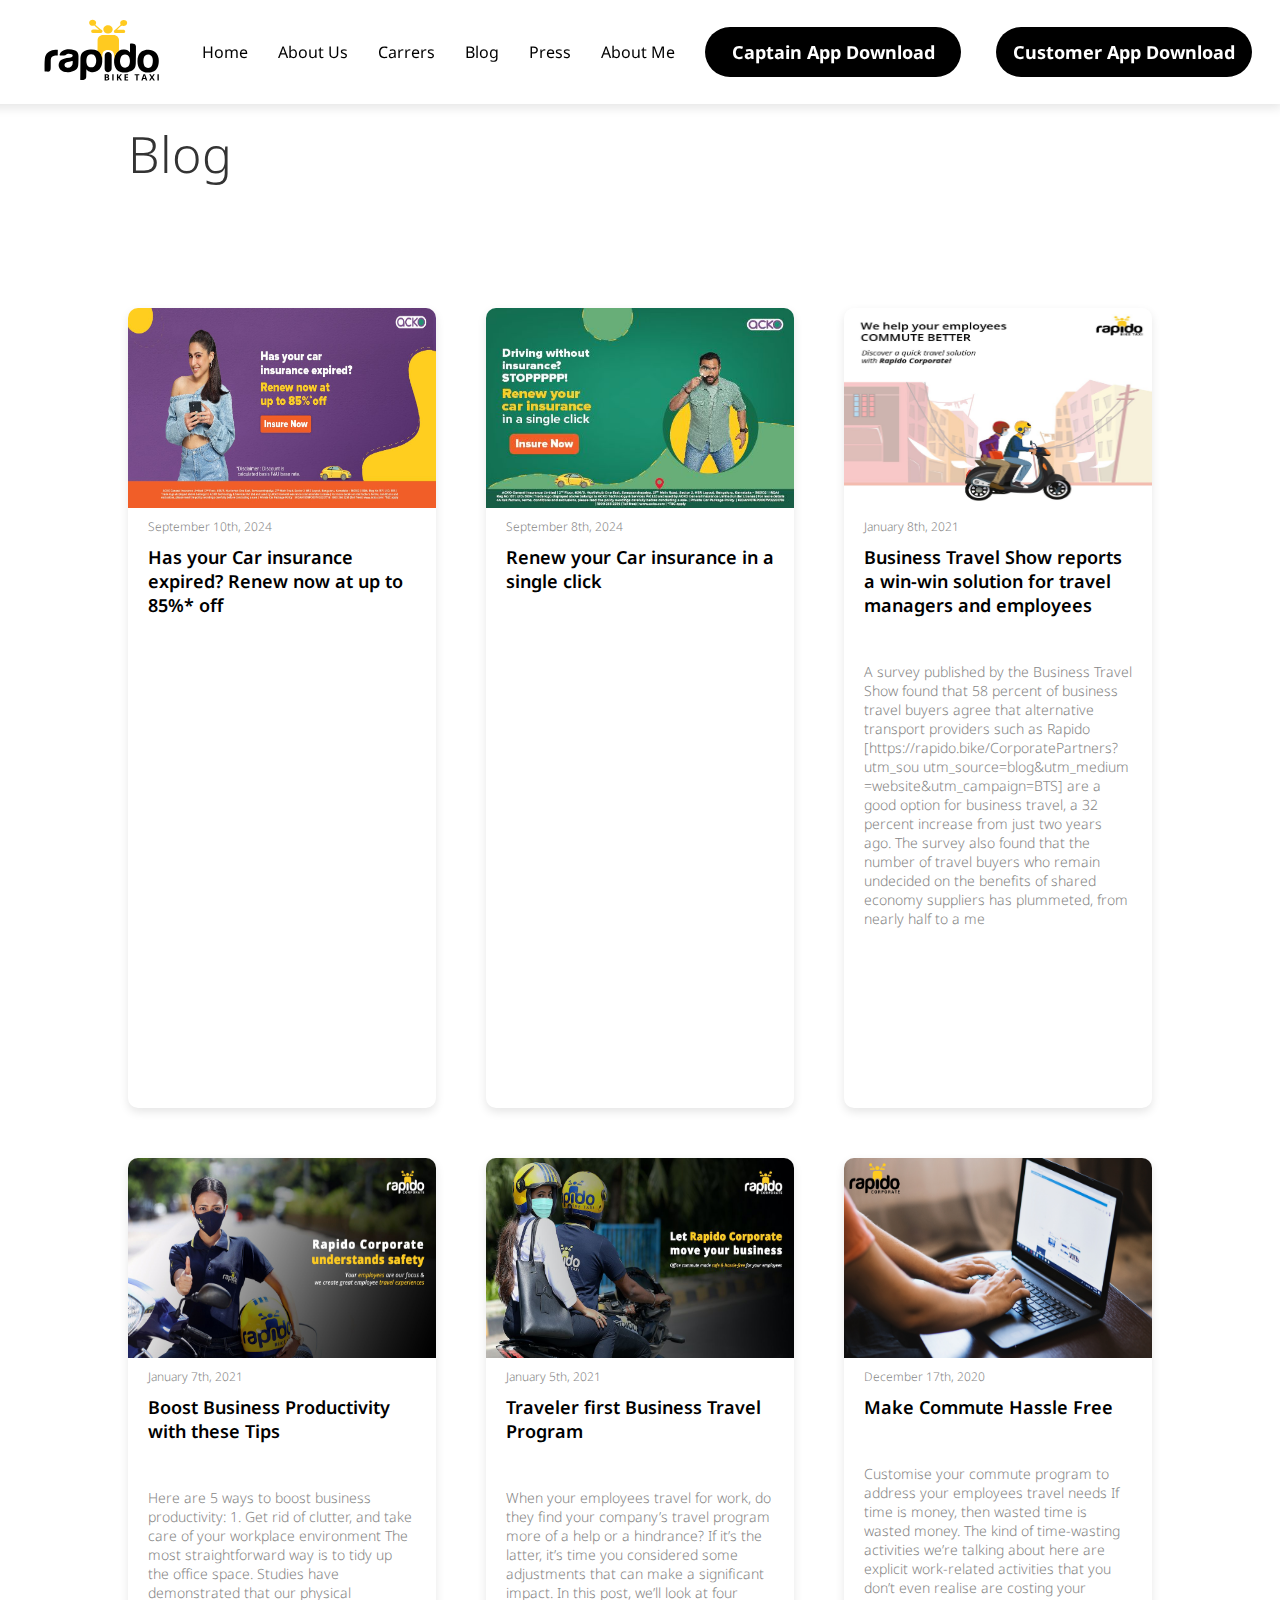
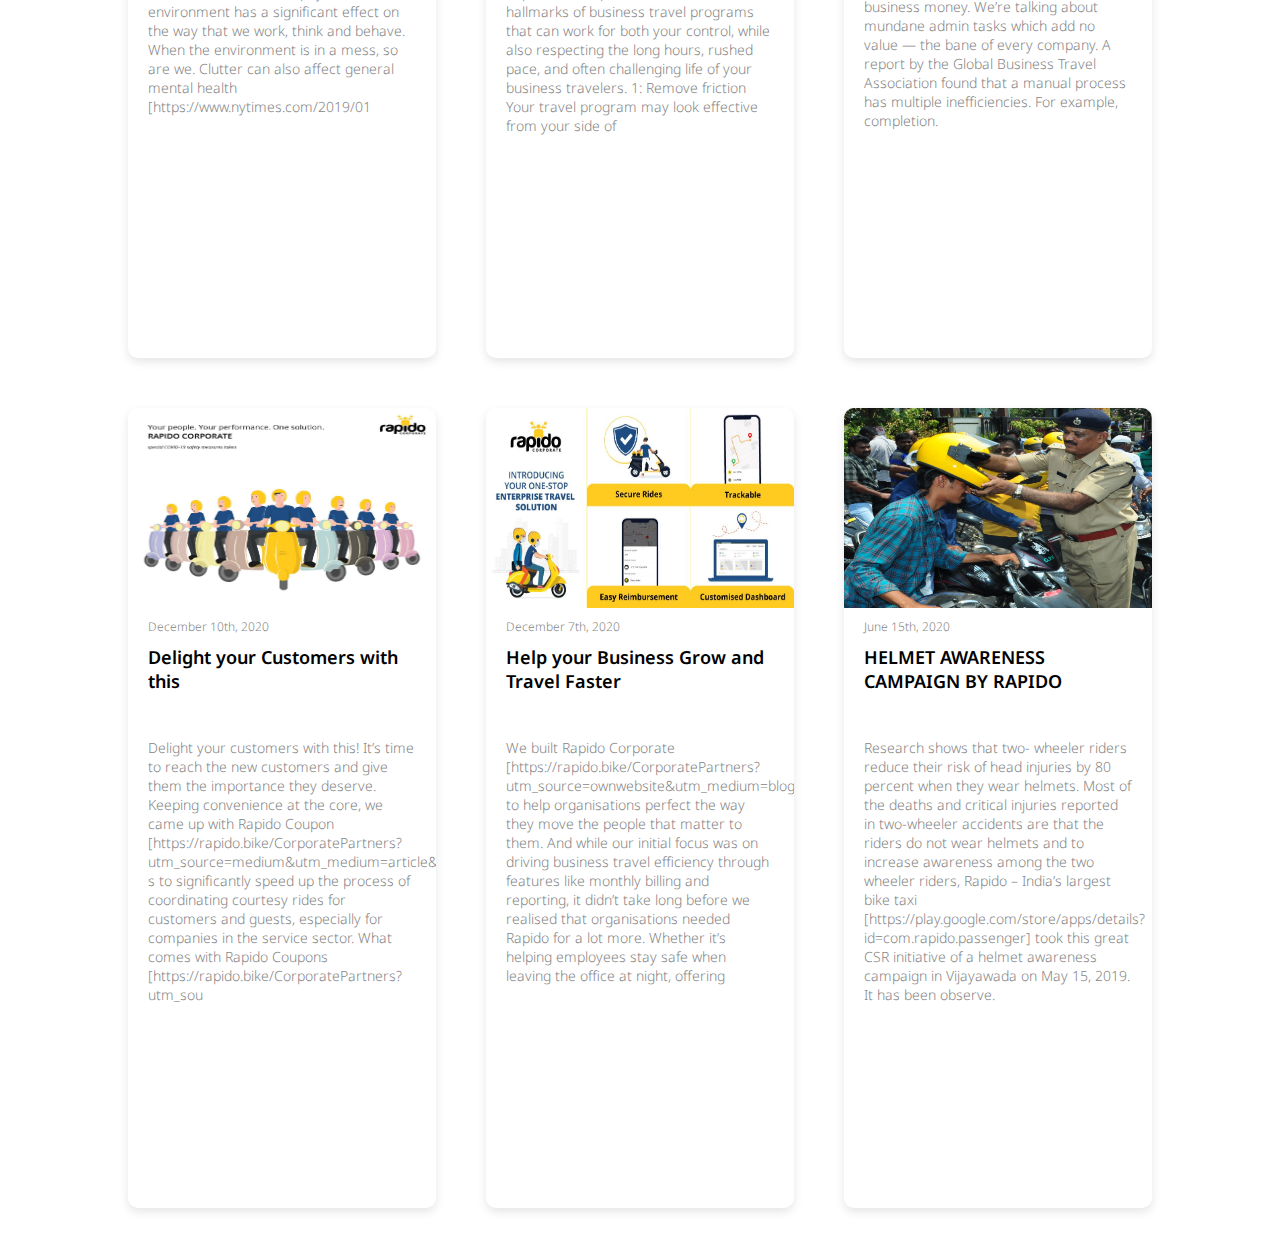
<file: Rapido Clone/htmlFiles/blog.html>
<!DOCTYPE html>
<html lang="en">

<head>
    <meta charset="UTF-8">
    <meta name="viewport" content="width=device-width, initial-scale=1.0">
    <title>Blog</title>
    <link rel="stylesheet" href="../cssFiles/blog.css">
</head>

<body>
    <header>
        <nav>
            <div class="logo">
                <img src="../Images/logo.svg" alt="Logo">
            </div>
            <ul class="nav-links">
                <li><a href="../index.html">Home</a></li>
                <li><a href="../htmlFiles/AboutUs.html">About Us</a></li>
                <li><a href="../htmlFiles/carrer.html">Carrers</a></li>
                <li><a href="../htmlFiles/blog.html">Blog</a></li>
                <li><a href="../htmlFiles/press.html">Press</a></li>
                <li><a href="../htmlFiles/AboutMe.html">About Me</a></li>
            </ul>
            <a href="https://play.google.com/store/apps/details?id=com.rapido.driver" target="_blank">
                <button class="btn-download">Captain App Download</button>
            </a>
            <a href="https://play.google.com/store/apps/details?id=com.rapido.passenger" target="_blank">
                <button class="btn-download">Customer App Download</button>
            </a>
        </nav>
    </header>
    <div class="blog-container">
        <h1>Blog</h1>
        <div class="blog-cards">

            <div class="blog-card">
                <img src="../Images/blog-1.jpg" alt="Blog 1">
                <p class="date">September 10th, 2024</p>
                <h2>Has your Car insurance expired? Renew now at up to 85%* off</h2>
            </div>

            <div class="blog-card">
                <img src="../Images/blog-2.jpg" alt="Blog 2">
                <p class="date">September 8th, 2024</p>
                <h2>Renew your Car insurance in a single click</h2>
            </div>

            <div class="blog-card">
                <img src="../Images/blog-3.jpg" alt="Blog 3">
                <p class="date">January 8th, 2021</p>
                <h2>Business Travel Show reports a win-win solution for travel managers and employees</h2>
                <p class="content">A survey published by the Business Travel Show found that 58 percent of business travel buyers agree that alternative transport providers such as Rapido [https://rapido.bike/CorporatePartners?utm_sou utm_source=blog&utm_medium =website&utm_campaign=BTS] are a good option for business travel, a 32 percent increase from just two years ago. The survey also found that the number of travel buyers who remain undecided on the benefits of shared economy suppliers has plummeted, from nearly half to a me</p>
            </div>
            <div class="blog-card">
                <img src="../Images/blog-4.jpg" alt="Blog 4">
                <p class="date">January 7th, 2021</p>
                <h2>Boost Business Productivity with these Tips</h2>
                <p class="content">Here are 5 ways to boost business productivity: 1. Get rid of clutter, and take care of your workplace environment The most straightforward way is to tidy up the office space.
                    Studies have demonstrated that our physical environment has a significant effect on the way that we work, think and behave. When the environment is in a mess, so are we. Clutter can also affect general mental health [https://www.nytimes.com/2019/01</p>
            </div>
            <div class="blog-card">
                <img src="../Images/blog-5.jpg" alt="Blog 5">
                <p class="date">January 5th, 2021</p>
                <h2>Traveler first Business Travel Program</h2>
                <p class="content">When your employees travel for work, do they find your company’s travel program more of a help or a hindrance? If it’s the latter, it’s time you considered some adjustments that can make a significant impact. In this post, we’ll look at four hallmarks of business travel programs that can work for both your control, while also respecting the long hours, rushed pace, and often challenging life of your business travelers. 1: Remove friction Your travel program may look effective from your side of</p>
            </div>
            <div class="blog-card">
                <img src="../Images/blog-6.png" alt="Blog 6">
                <p class="date">December 17th, 2020</p>
                <h2>Make Commute Hassle Free</h2>
                <p class="content">Customise your commute program to address your employees travel needs If time is money, then wasted time is wasted money. The kind of time-wasting activities we’re talking about here are explicit work-related activities that you don’t even realise are costing your business money. We’re talking about mundane admin tasks which add no value — the bane of every company. A report by the Global Business Travel Association found that a manual process has multiple inefficiencies. For example, completion.</p>
            </div>
            <div class="blog-card">
                <img src="../Images/blog-7.jpg" alt="Blog 7">
                <p class="date">December 10th, 2020</p>
                <h2>Delight your Customers with this</h2>
                <p class="content">Delight your customers with this! It’s time to reach the new customers and give them the importance they deserve. Keeping convenience at the core, we came up with Rapido Coupon [https://rapido.bike/CorporatePartners?utm_source=medium&utm_medium=article&utm_campaign=coupons] s to significantly speed up the process of coordinating courtesy rides for customers and guests, especially for companies in the service sector. What comes with Rapido Coupons [https://rapido.bike/CorporatePartners?utm_sou</p>
            </div>
            <div class="blog-card">
                <img src="../Images/blog-8.jpg" alt="Blog 8">
                <p class="date">December 7th, 2020</p>
                <h2>Help your Business Grow and Travel Faster</h2>
                <p class="content">We built Rapido Corporate [https://rapido.bike/CorporatePartners?utm_source=ownwebsite&utm_medium=blog&utm_campaign=article] to help organisations perfect the way they move the people that matter to them. And while our initial focus was on driving business travel efficiency through features like monthly billing and reporting, it didn’t take long before we realised that organisations needed Rapido for a lot more. Whether it’s helping employees stay safe when leaving the office at night, offering</p>
            </div>
            <div class="blog-card">
                <img src="../Images/blog-9.jpg" alt="Blog 9">
                <p class="date">June 15th, 2020</p>
                <h2>HELMET AWARENESS CAMPAIGN BY RAPIDO</h2>
                <p class="content">Research shows that two- wheeler riders reduce their risk of head injuries by 80 percent when they wear helmets. Most of the deaths and critical injuries reported in two-wheeler accidents are that the riders do not wear helmets and to increase awareness among the two wheeler riders, Rapido – India’s largest bike taxi [https://play.google.com/store/apps/details?id=com.rapido.passenger] took this great CSR initiative of a helmet awareness campaign in Vijayawada on May 15, 2019. It has been observe.</p>
            </div>
        </div>
    </div>
</body>

</html>
</file>
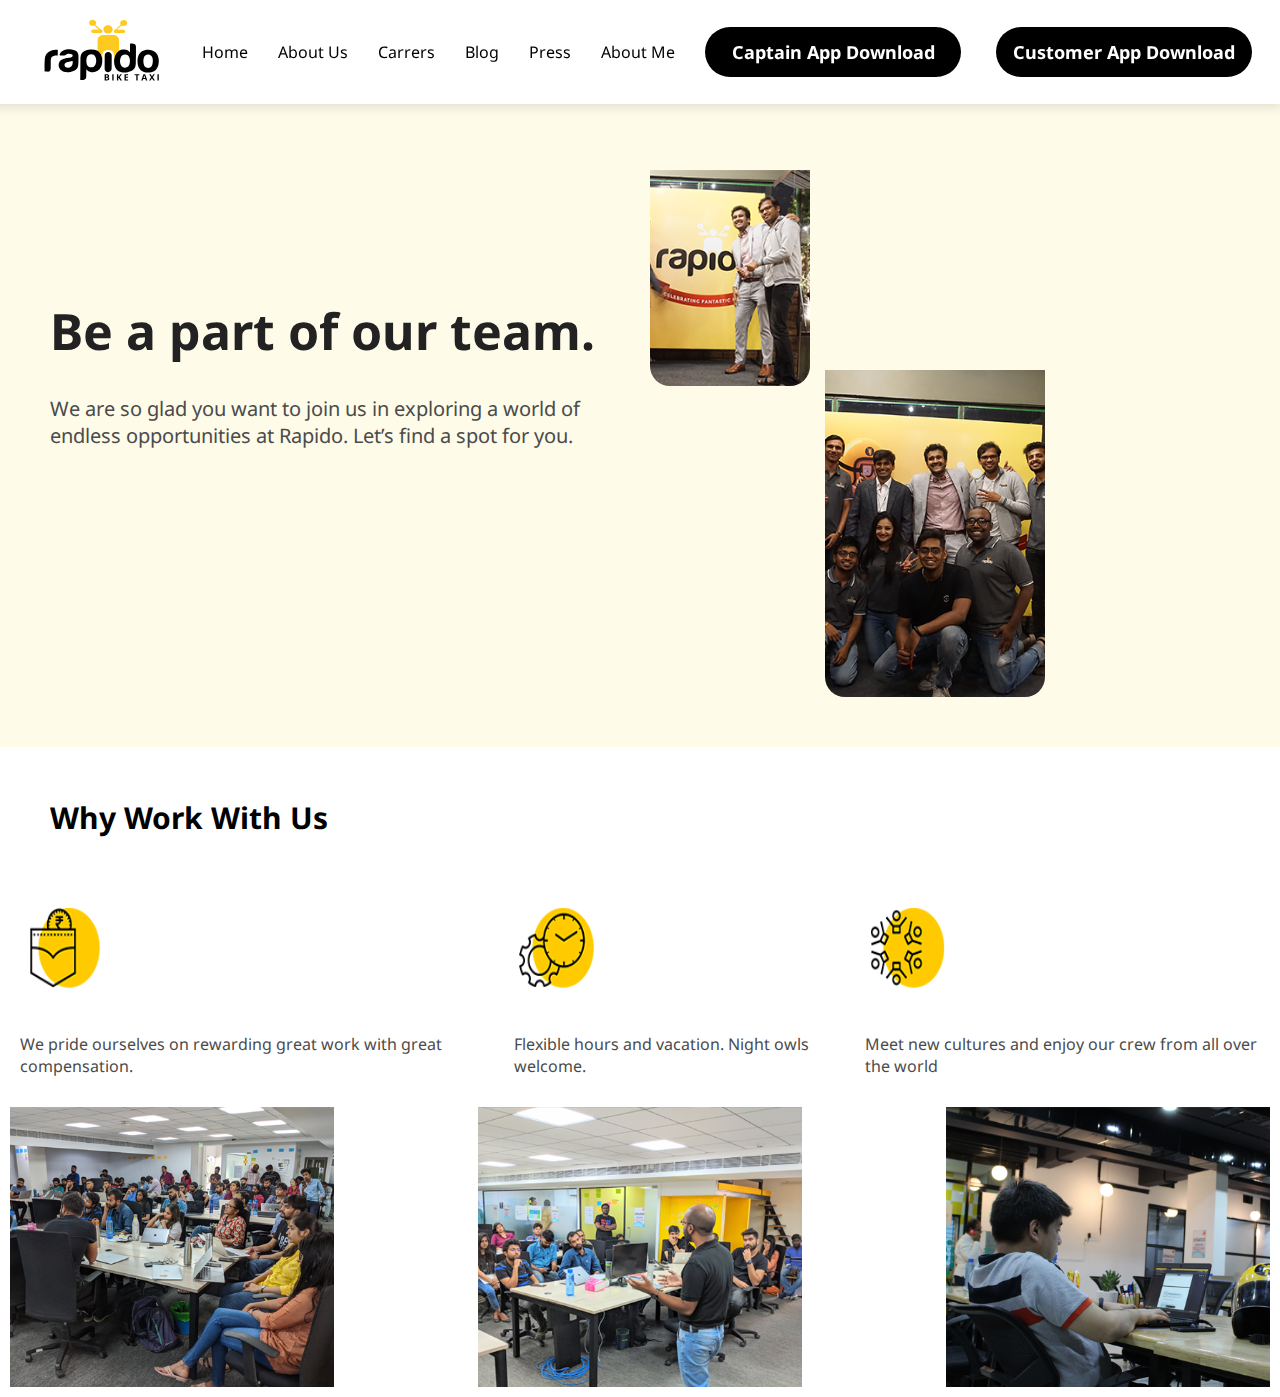
<file: Rapido Clone/htmlFiles/carrer.html>
<!DOCTYPE html>
<html lang="en">

<head>
    <meta charset="UTF-8">
    <meta name="viewport" content="width=device-width, initial-scale=1.0">
    <title>Carrer</title>
    <link rel="stylesheet" href="../cssFiles/carrer.css">
    <link rel="shortcut icon" href="../Images/favicon.ico" type="image/x-icon">
</head>

<body>
    <header>
        <nav>
            <div class="logo">
                <img src="../Images/logo.svg" alt="Logo">
            </div>
            <ul class="nav-links">
                <li><a href="../index.html">Home</a></li>
                <li><a href="../htmlFiles/AboutUs.html">About Us</a></li>
                <li><a href="../htmlFiles/carrer.html">Carrers</a></li>
                <li><a href="../htmlFiles/blog.html">Blog</a></li>
                <li><a href="../htmlFiles/press.html">Press</a></li>
                <li><a href="../htmlFiles/AboutMe.html">About Me</a></li>
            </ul>
            <a href="https://play.google.com/store/apps/details?id=com.rapido.driver" target="_blank">
                <button class="btn-download">Captain App Download</button>
            </a>
            <a href="https://play.google.com/store/apps/details?id=com.rapido.passenger" target="_blank">
                <button class="btn-download">Customer App Download</button>
            </a>
        </nav>
    </header>
    <main>
        <div class="container">
            <div class="text-content">
                <h2>Be a part of our team.</h2>
                <p>We are so glad you want to join us in exploring a world of endless opportunities at Rapido. Let’s
                    find a
                    spot for you.</p>
            </div>
            <div class="images">
                <img src="../Images/career_home_1.png" alt="Mans">
                <img src="../Images/career_home_2.png" alt="Group Members">
            </div>
        </div>
        <div class="head">
            <h2>Why Work With Us</h2>
        </div>
        <div class="work">
            <div class="work-img">
                <img src="../Images/work_1.png" alt="Work">
                <p>We pride ourselves on rewarding great work with great compensation.</p>
            </div>
            <div class="work-img">
                <img src="../Images/work_2.png" alt="Work">
                <p>Flexible hours and vacation. Night owls welcome.</p>
            </div>
            <div class="work-img">
                <img src="../Images/work_3.png" alt="Work">
                <p>Meet new cultures and enjoy our crew from all over the world</p>
            </div>
        </div>
        <div class="office">
            <img src="../Images/career_carousel_1.png" alt="">
            <img src="../Images/career_carousel_2.png" alt="">
            <img src="../Images/career_carousel_3.png" alt="">
        </div>
    </main>
</body>

</html>
</file>
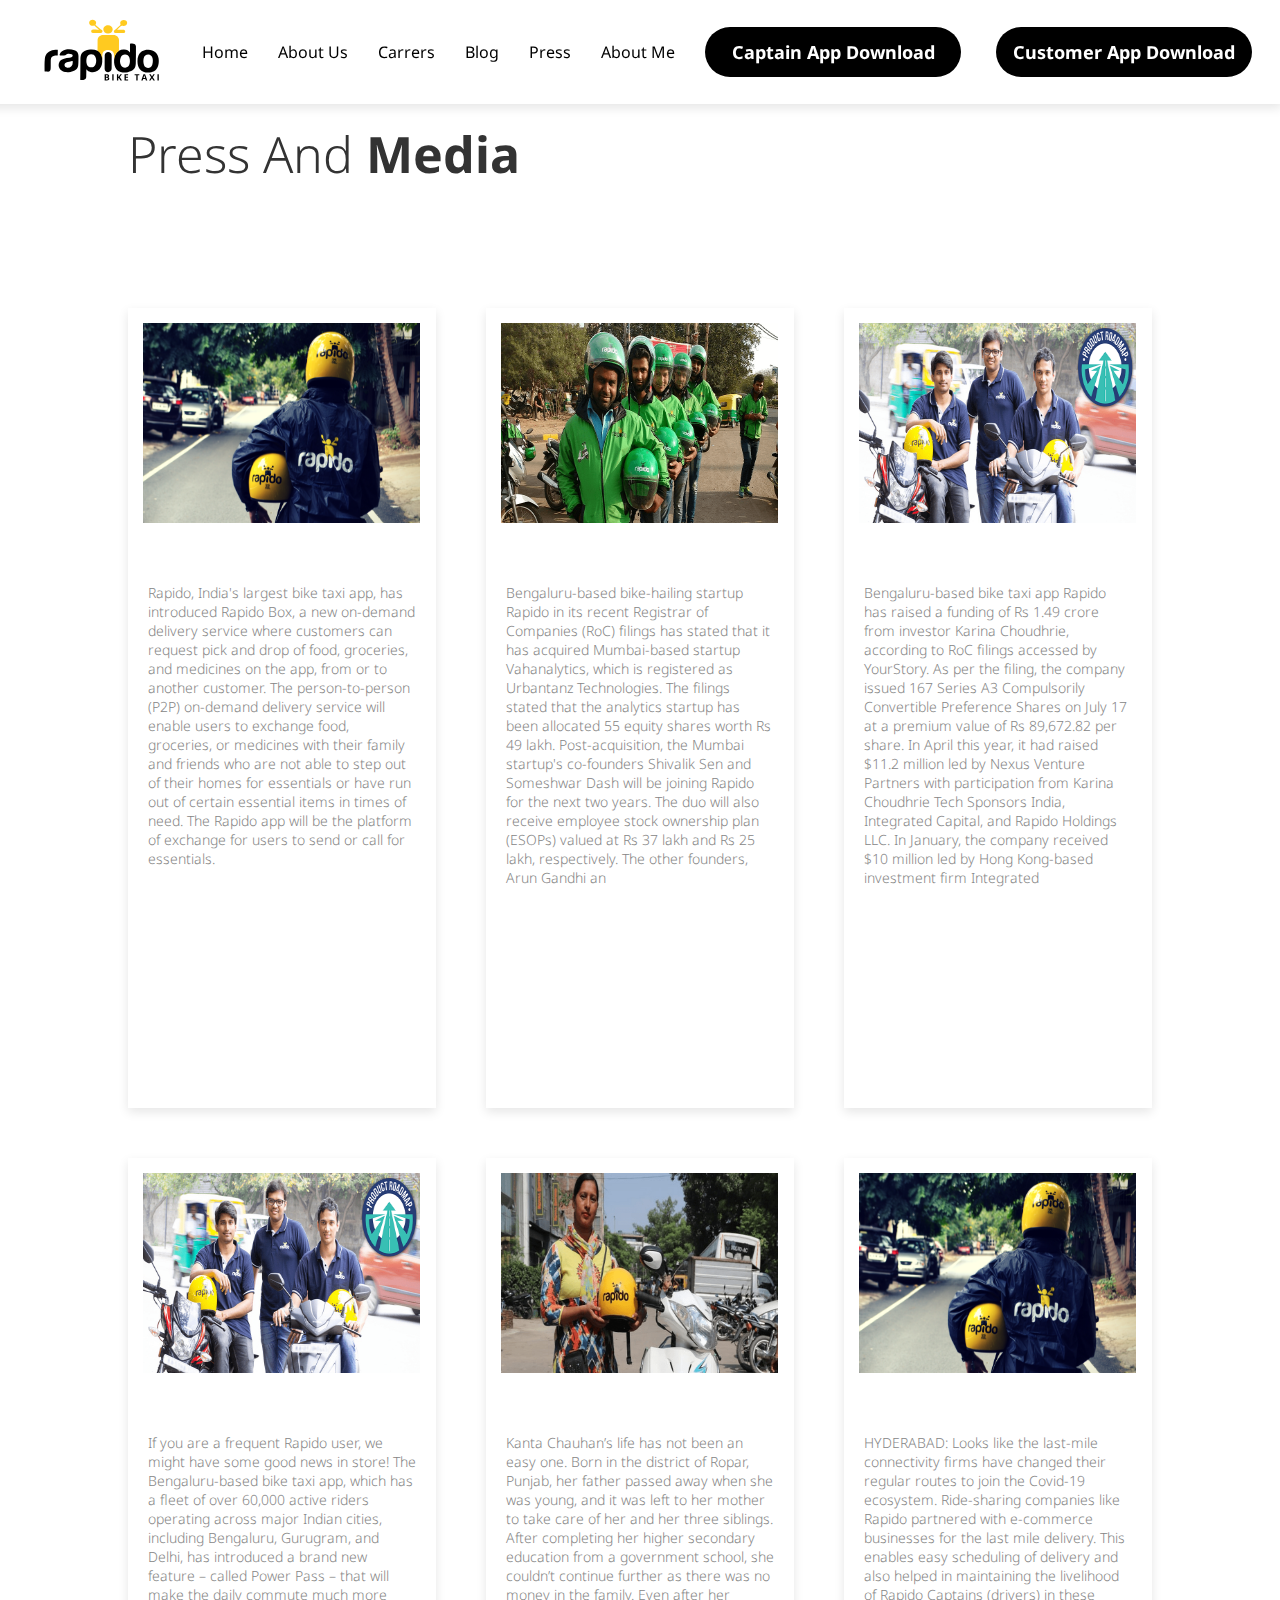
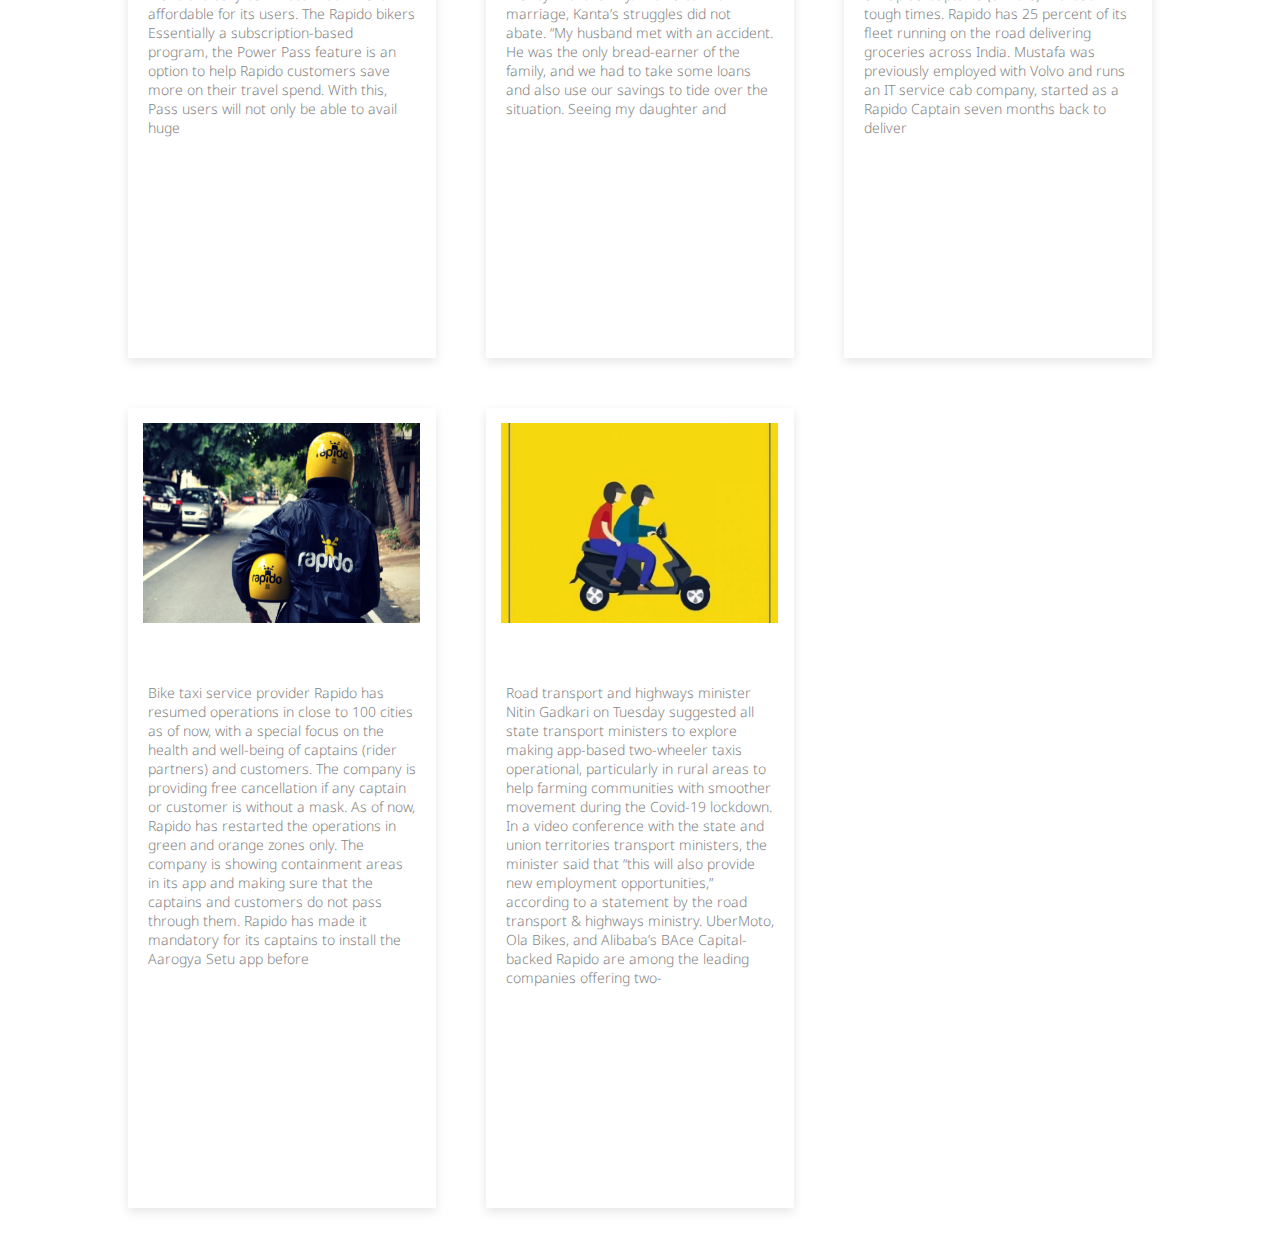
<file: Rapido Clone/htmlFiles/press.html>
<!DOCTYPE html>
<html lang="en">

<head>
    <meta charset="UTF-8">
    <meta name="viewport" content="width=device-width, initial-scale=1.0">
    <title>Press</title>
    <link rel="stylesheet" href="../cssFiles/press.css">
</head>

<body>
    <header>
        <nav>
            <div class="logo">
                <img src="../Images/logo.svg" alt="Logo">
            </div>
            <ul class="nav-links">
                <li><a href="../index.html">Home</a></li>
                <li><a href="../htmlFiles/AboutUs.html">About Us</a></li>
                <li><a href="../htmlFiles/carrer.html">Carrers</a></li>
                <li><a href="../htmlFiles/blog.html">Blog</a></li>
                <li><a href="../htmlFiles/press.html">Press</a></li>
                <li><a href="../htmlFiles/AboutMe.html">About Me</a></li>
            </ul>
            <a href="https://play.google.com/store/apps/details?id=com.rapido.driver" target="_blank">
                <button class="btn-download">Captain App Download</button>
            </a>
            <a href="https://play.google.com/store/apps/details?id=com.rapido.passenger" target="_blank">
                <button class="btn-download">Customer App Download</button>
            </a>
        </nav>
    </header>
    <div class="blog-container">
        <h1>Press And <span>Media</span></h1>
        <div class="blog-cards">

            <div class="blog-card">
                <img src="../Images/press.1" alt="Blog 1">
                <p class="content">Rapido, India's largest bike taxi app, has introduced Rapido Box, a new on-demand delivery service where customers can request pick and drop of food, groceries, and medicines on the app, from or to another customer. The person-to-person (P2P) on-demand delivery service will enable users to exchange food, groceries, or medicines with their family and friends who are not able to step out of their homes for essentials or have run out of certain essential items in times of need. The Rapido app will be the platform of exchange for users to send or call for essentials.</p>
            </div>

            <div class="blog-card">
                <img src="../Images/press.2" alt="Blog 2">
                <p class="content">Bengaluru-based bike-hailing startup Rapido in its recent Registrar of Companies (RoC) filings has stated that it has acquired Mumbai-based startup Vahanalytics, which is registered as Urbantanz Technologies. The filings stated that the analytics startup has been allocated 55 equity shares worth Rs 49 lakh. Post-acquisition, the Mumbai startup's co-founders Shivalik Sen and Someshwar Dash will be joining Rapido for the next two years. The duo will also receive employee stock ownership plan (ESOPs) valued at Rs 37 lakh and Rs 25 lakh, respectively. The other founders, Arun Gandhi an</p>
            </div>

            <div class="blog-card">
                <img src="../Images/press.3" alt="Blog 3">
                <p class="content">Bengaluru-based bike taxi app Rapido has raised a funding of Rs 1.49 crore from investor Karina Choudhrie, according to RoC filings accessed by YourStory. As per the filing, the company issued 167 Series A3 Compulsorily Convertible Preference Shares on July 17 at a premium value of Rs 89,672.82 per share. In April this year, it had raised $11.2 million led by Nexus Venture Partners with participation from Karina Choudhrie Tech Sponsors India, Integrated Capital, and Rapido Holdings LLC. In January, the company received $10 million led by Hong Kong-based investment firm Integrated</p>
            </div>
            <div class="blog-card">
                <img src="../Images/press.4.png" alt="Blog 4">
                <p class="content">If you are a frequent Rapido user, we might have some good news in store! The Bengaluru-based bike taxi app, which has a fleet of over 60,000 active riders operating across major Indian cities, including Bengaluru, Gurugram, and Delhi, has introduced a brand new feature – called Power Pass – that will make the daily commute much more affordable for its users. The Rapido bikers Essentially a subscription-based program, the Power Pass feature is an option to help Rapido customers save more on their travel spend. With this, Pass users will not only be able to avail huge</p>
            </div>
            <div class="blog-card">
                <img src="../Images/press.5.png" alt="Blog 5">
                <p class="content">Kanta Chauhan’s life has not been an easy one. Born in the district of Ropar, Punjab, her father passed away when she was young, and it was left to her mother to take care of her and her three siblings. After completing her higher secondary education from a government school, she couldn’t continue further as there was no money in the family. Even after her marriage, Kanta’s struggles did not abate. “My husband met with an accident. He was the only bread-earner of the family, and we had to take some loans and also use our savings to tide over the situation. Seeing my daughter and</p>
            </div>
            <div class="blog-card">
                <img src="../Images/press.1" alt="Blog 6">
                <p class="content">HYDERABAD: Looks like the last-mile connectivity firms have changed their regular routes to join the Covid-19 ecosystem. Ride-sharing companies like Rapido partnered with e-commerce businesses for the last mile delivery. This enables easy scheduling of delivery and also helped in maintaining the livelihood of Rapido Captains (drivers) in these tough times. Rapido has 25 percent of its fleet running on the road delivering groceries across India. Mustafa was previously employed with Volvo and runs an IT service cab company, started as a Rapido Captain seven months back to deliver</p>
            </div>
            <div class="blog-card">
                <img src="../Images/press.1" alt="Blog 7">
                <p class="content">Bike taxi service provider Rapido has resumed operations in close to 100 cities as of now, with a special focus on the health and well-being of captains (rider partners) and customers. The company is providing free cancellation if any captain or customer is without a mask. As of now, Rapido has restarted the operations in green and orange zones only. The company is showing containment areas in its app and making sure that the captains and customers do not pass through them. Rapido has made it mandatory for its captains to install the Aarogya Setu app before</p>
            </div>
            <div class="blog-card">
                <img src="../Images/press.8.jpg" alt="Blog 8">
                <p class="content">Road transport and highways minister Nitin Gadkari on Tuesday suggested all state transport ministers to explore making app-based two-wheeler taxis operational, particularly in rural areas to help farming communities with smoother movement during the Covid-19 lockdown. In a video conference with the state and union territories transport ministers, the minister said that “this will also provide new employment opportunities,” according to a statement by the road transport & highways ministry. UberMoto, Ola Bikes, and Alibaba’s BAce Capital-backed Rapido are among the leading companies offering two-</p>
            </div>
        </div>
    </div>
</body>

</html>
</file>
<file: cssFiles/AboutMe.css>
@import url('https://fonts.googleapis.com/css2?family=Noto+Sans:ital,wght@0,100..900;1,100..900&family=Roboto:ital,wght@0,100..900;1,100..900&display=swap');
* {
    margin: 0;
    padding: 0;
    font-family: "Noto Sans", sans-serif;
    box-sizing: border-box;
}

nav {
    padding: 0 15px;
    display: flex;
    position: fixed;
    justify-content: space-between;
    align-items: center;
    top: 0;
    left: 0;
    width: 100%;
    background-color: #fff;
    padding: 0px 10px;
    box-shadow: 0px 4px 10px rgba(0, 0, 0, 0.1);
    z-index: 1000;
    height: 100px;
}

.logo {
    width: 140px;
    margin-left: 40px;
}

.nav-links {
    list-style: none;
    display: flex;
}

.nav-links li {
    margin: 0 12px;
}

.nav-links a {
    text-decoration: none;
    color: black;
    font-size: 16px;
    transition: 0.3s;
}

.nav-links a:hover {
    background-color: #d8d8d8;
    padding: 10px;
    border-radius: 25px;
    transition: 0.3s;
}

.btn-download {
    background-color: black;
    color: white;
    height: 50px;
    width: 20vw;
    border-radius: 40px;
    border: none;
    margin-right: 20px;
    font-size: 18px;
    cursor: pointer;
    transition: 0.3s;
    font-weight: bold;
}

.btn-download:hover {
    background-color: white;
    color: black;
    border: 1px solid black;
    font-size: 20px;
}
.profile {
    display: flex;
    flex-direction: column;
    align-items: center;
}

.profile img {
    margin-top: 130px;
    width: 300px;
    height: 300px;
    border-radius: 50%;
    object-fit: cover;
    border: 5px solid #333;
    box-shadow: 2px 5px 4px 5px rgba(32, 28, 28, 0.2);
}

.name {
    font-size: 22px;
    font-weight: bold;
    margin-top: 15px;
    padding: 10px 20px;
    border: 2px solid #333;
    display: inline-block;
    border-radius: 8px;
    /* box-shadow: 3px 3px 10px rgba(0, 0, 0, 0.2); */
    box-shadow: inset 6px 3px 8px 2px rgba(12, 10, 10, 0.9);
}

.bio {
    padding:20px;
    margin: 50px;
    align-items: center;
    border: 2px solid #333;
    border-radius: 15px;
    box-shadow: inset 12px 6px 10px 2px rgba(12, 10, 10, 0.9);
    margin-top: 50px;
    font-size: 16px;
    line-height: 1.6;
    color: #444;
}

@media (max-width: 768px) {
    nav {
        height: 70px;
    }

    .logo {
        width: 100px;
    }

    .nav-links a {
        font-size: 14px;
        padding: 6px;
    }

    .btn-download {
        width: 140px;
        font-size: 14px;
        height: 40px;
    }

    .profile img {
        width: 220px;
        height: 220px;
    }

    .name {
        font-size: 18px;
        padding: 6px 14px;
    }

    .bio {
        font-size: 14px;
        margin: 30px;
        padding: 15px;
    }
}
@media (max-width: 480px) {
    .logo {
        width: 80px;
    }

    .nav-links {
        display: none;
    }

    .btn-download {
        width: 100%;
        font-size: 14px;
        height: 38px;
    }

    .profile img {
        width: 150px;
        height: 150px;
    }

    .name {
        font-size: 14px;
        padding: 4px 10px;
    }

    .bio {
        font-size: 13px;
        margin: 15px;
        padding: 10px;
    }
}
</file>
<file: cssFiles/AboutUs.css>
@import url('https://fonts.googleapis.com/css2?family=Noto+Sans:ital,wght@0,100..900;1,100..900&family=Roboto:ital,wght@0,100..900;1,100..900&display=swap');

* {
    margin: 0;
    padding: 0;
    font-family: "Noto Sans", sans-serif;
}

nav {
    padding: 0 15px;
    display: flex;
    position: fixed;
    justify-content: space-between;
    align-items: center;
    top: 0;
    left: -18px;
    width: 100%;
    background-color: #fff;
    padding: 0px 10px;
    box-shadow: 0px 4px 10px rgba(0, 0, 0, 0.1);
    z-index: 1000;
}
.logo {
    width: 140px;
    margin-left: 40px;
}

.nav-links {
    list-style: none;
    display: flex;
}

.nav-links li {
    margin: 0 15px;
}

.nav-links a {
    text-decoration: none;
    color: black;
    font-size: 16px;
    transition: 0.3s;
}
.nav-links a:hover{
    background-color: #d8d8d8;
    padding: 10px;
    border-radius: 25px;
    transition: 0.3s;
}
.btn-download {
    background-color: black;
    color: white;
    height: 50px;
    width: 20vw;
    border-radius: 40px;
    border: none;
    margin-right: 20px;
    font-size: 18px;
    cursor: pointer;
    transition: 0.3s;
    font-weight: bold;
}

.btn-download:hover {
    background-color: white;
    color: black;
    border: 1px solid black;
    font-size: 20px;
}

.container {
    display: flex;
    align-items: center;
    justify-content: space-between;
    padding: 50px;
    background-color: #fefbe9;
}

.text-content {
    width: 50%;
    padding-top: 130px;
}

.text-content h2 {
    font-size: 50px;
    font-weight: 300;
    color: #222;
}

.text-content span {
    font-weight: bold;
}

.text-content p {
    margin-top: 50px;
    font-size: 18px;
    color: #444;
    line-height: 1.5;
}

.text-content p strong {
    font-weight: bold;
    color: #222;
}

.images {
    width: 50%;
    position: relative;
    display: flex;
    align-items: center;
    justify-content: center;
}

.images img {
    width: 220px;
    border-radius: 20px;
    padding-top: 120px;
}

.images img:first-child {
    position: absolute;
    top: -40px;
    left: 10px;
    width: 160px;
    padding-top: 120px;
}
.founder-content {
    display: flex;
    justify-content: space-between;
    padding: 30px;

}

.founder h1 {
    font-size: 30px;
    font-weight: 700;
    padding: 30px 30px;
}

.founder img {
    height: 40px;
    width: 40px;
    padding: 20px;
    margin: 0 35px;
    border-radius: 20px;
    box-shadow: 0px 4px 10px rgba(211, 206, 141, 0.9);
}

.founder p {
    color: rgb(75, 75, 75);
    font-weight: 300;
    font-size: 20px;
}

.work_sec {
    height: 500px;
    padding: 90px 0px;
    margin-top: 250px;
    background: #f9c935 url(../Images/Jobs-@-Rapido.webp);
    background-blend-mode: multiply;
    background-size: cover;
    background-repeat: no-repeat;
}
.work_sec h3{
    font-size: 50px;
    font-weight: 300;
    color: white;
    display: flex;
    justify-content: center;
    align-items: center;
}
.work_sec h3{
    font-size: 50px;
    font-weight: 300;
    color: white;
    display: flex;
    justify-content: center;
    align-items: center;
}
.work_sec h3{
    font-size: 50px;
    font-weight: 300;
    color: white;
    display: flex;
    justify-content: center;
    align-items: center;
}
.work_sec p{
    padding:40px 0;
    font-size: 20px;
    font-weight: 300;
    color: white;
    display: flex;
    justify-content: center;
    align-items: center;
}
.work {
    display: flex;
    justify-content: center;
    align-items: center;
    margin-left: 503px;
}
.work_sec .work{
    font-size: 16px;
    font-weight: 600;
    background-color: black;
    color: white;
    cursor: pointer;
    border: none;
    border-radius: 25px;
    height: 50px;
    width: 20vw;
}
.copyright{
    height: 20vh;
    display: flex;
    justify-content: center;
    align-items: center;
    font-size: 14px;
    background-color: black;
    color: rgb(255, 255, 255);
}
@media (max-width: 1024px) {
    .text-content h2 {
        font-size: 40px;
    }

    .text-content p {
        font-size: 16px;
    }

    .images img {
        width: 200px;
    }
}
</file>
<file: cssFiles/blog.css>
@import url('https://fonts.googleapis.com/css2?family=Noto+Sans:ital,wght@0,100..900;1,100..900&family=Roboto:ital,wght@0,100..900;1,100..900&display=swap');

* {
    margin: 0;
    padding: 0;
    font-family: "Noto Sans", sans-serif;
}

nav {
    padding: 0 15px;
    display: flex;
    position: fixed;
    justify-content: space-between;
    align-items: center;
    top: 0;
    left: -18px;
    width: 100%;
    background-color: #fff;
    padding: 0px 10px;
    box-shadow: 0px 4px 10px rgba(0, 0, 0, 0.1);
    z-index: 1000;
}

.logo {
    width: 140px;
    margin-left: 40px;
}

.nav-links {
    list-style: none;
    display: flex;
}

.nav-links li {
    margin: 0 15px;
}

.nav-links a {
    text-decoration: none;
    color: black;
    font-size: 16px;
    transition: 0.3s;
}

.nav-links a:hover {
    background-color: #d8d8d8;
    padding: 10px;
    border-radius: 25px;
    transition: 0.3s;
}

.btn-download {
    background-color: black;
    color: white;
    height: 50px;
    width: 20vw;
    border-radius: 40px;
    border: none;
    margin-right: 20px;
    font-size: 18px;
    cursor: pointer;
    transition: 0.3s;
    font-weight: bold;
}

.btn-download:hover {
    background-color: white;
    color: black;
    border: 1px solid black;
    font-size: 20px;
}

.container {
    background-color: red;
}

.blog-container {
    width: 80%;
    margin: 40px auto;
}

.blog-container h1 {
    font-size: 50px;
    font-weight: 300;
    color: rgb(51, 51, 51);
    margin: 120px 0;
}

.blog-cards {
    display: grid;
    grid-template-columns: repeat(auto-fill, minmax(300px, 1fr));
    gap: 50px;
}

.blog-card {
    height: 800px;
    background: white;
    border-radius: 10px;
    overflow: hidden;
    width: 100%;
    box-shadow: 0px 4px 10px rgba(0, 0, 0, 0.1);
}

.blog-card img {
    width: 100%;
    height: 200px;
}

.blog-card .date {
    font-size: 12px;
    font-weight: 300;
    color: rgb(134, 134, 134);
    padding: 5px 20px;
}

.blog-card h2 {
    font-size: 18px;
    font-weight: 600;
    color: black;
    padding: 5px 20px;
}

.blog-card .content {
    font-size: 14px;
    font-weight: 300;
    color: rgb(134, 134, 134);
    padding: 40px 20px;
}

@media (max-width: 1024px) {
    .container {
        flex-direction: column;
        align-items: center;
        text-align: center;
    }
    .text-content, .images {
        width: 100%;
    }
    .nav-links {
        display: none;
    }
}

@media (max-width: 768px) {
    .blog-container h1 {
        font-size: 35px;
    }
    .blog-cards {
        grid-template-columns: repeat(auto-fill, minmax(250px, 1fr));
    }
    .btn-download {
        width: 100%;
    }
}

@media (max-width: 480px) {
    .logo {
        width: 100px;
        margin-left: 10px;
    }
    .blog-container h1 {
        font-size: 30px;
    }
    .btn-download {
        font-size: 16px;
        height: 40px;
        width: 100%;
    }
}
</file>
<file: cssFiles/carrer.css>
@import url('https://fonts.googleapis.com/css2?family=Noto+Sans:ital,wght@0,100..900;1,100..900&family=Roboto:ital,wght@0,100..900;1,100..900&display=swap');

* {
    margin: 0;
    padding: 0;
    font-family: "Noto Sans", sans-serif;
}

nav {
    padding: 0 15px;
    display: flex;
    position: fixed;
    justify-content: space-between;
    align-items: center;
    top: 0;
    left: -18px;
    width: 100%;
    background-color: #fff;
    padding: 0px 10px;
    box-shadow: 0px 4px 10px rgba(0, 0, 0, 0.1);
    z-index: 1000;
}
.logo {
    width: 140px;
    margin-left: 40px;
}

.nav-links {
    list-style: none;
    display: flex;
}

.nav-links li {
    margin: 0 15px;
}

.nav-links a {
    text-decoration: none;
    color: black;
    font-size: 16px;
    transition: 0.3s;
}
.nav-links a:hover{
    background-color: #d8d8d8;
    padding: 10px;
    border-radius: 25px;
    transition: 0.3s;
}
.btn-download {
    background-color: black;
    color: white;
    height: 50px;
    width: 20vw;
    border-radius: 40px;
    border: none;
    margin-right: 20px;
    font-size: 18px;
    cursor: pointer;
    transition: 0.3s;
    font-weight: bold;
}

.btn-download:hover {
    background-color: white;
    color: black;
    border: 1px solid black;
    font-size: 20px;
}

.container {
    display: flex;
    align-items: center;
    justify-content: space-between;
    padding: 50px;
    background-color: #fefbe9;
}

.text-content {
    width: 50%;
    /* padding-top: 130px; */
}

.text-content h2 {
    font-size: 50px;
    font-weight: 700;
    color: #222;
    padding-bottom: 30px;
}
.text-content p{
    font-size: 20px;
    color: rgb(75, 75, 75);
}
.images {
    width: 50%;
    position: relative;
    display: flex;
    align-items: center;
    justify-content: center;
}

.images img {
    width: 220px;
    border-radius: 20px;
    padding-top: 320px;
}

.images img:first-child {
    position: absolute;
    top: 0px;
    left: 10px;
    width: 160px;
    padding-top: 120px;
}
.work{ 
    display: flex;
    justify-content: space-between;
    align-items: center;
}
.head h2{
    padding: 50px;
    font-size: 30px;
    font-weight: 700;
}
.work .work-img img{
    padding: 20px;
    height: 80px;
    width: 80px;
}
.work .work-img p{
    font-size: 16px;
    font-weight: 400;
    color: rgb(75, 75, 75);
    padding: 20px;
}
.office {
    display: flex;
    justify-content: space-between;
}
.office img {
    max-height: 280px;
    max-width: 100%;
    padding: 10px;
    object-fit: cover;
}
@media screen and (max-width: 992px) {
    nav {
        flex-direction: column;
        text-align: center;
    }

    .nav-links {
        flex-direction: column;
        padding: 10px 0;
    }

    .nav-links li {
        margin: 10px 0;
    }

    .btn-download {
        width: 100%;
        height: 45px;
        font-size: 16px;
    }

    .container {
        flex-direction: column;
        text-align: center;
    }

    .text-content,
    .images {
        width: 100%;
    }

    .images img {
        width: 180px;
    }

    .images img:first-child {
        width: 130px;
    }
}

@media screen and (max-width: 768px) {
    .work {
        flex-direction: column;
        align-items: center;
        text-align: center;
    }

    .work .work-img {
        padding: 10px;
    }

    .office {
        flex-direction: column;
        align-items: center;
    }
}

@media screen and (max-width: 480px) {
    .logo {
        width: 100px;
    }

    .nav-links {
        display: none;
    }

    .container {
        padding: 30px;
    }

    .text-content h2 {
        font-size: 36px;
    }

    .text-content p {
        font-size: 18px;
    }

    .images img {
        width: 150px;
    }

    .btn-download {
        width: 100%;
        font-size: 14px;
    }
}
</file>
<file: cssFiles/press.css>
@import url('https://fonts.googleapis.com/css2?family=Noto+Sans:ital,wght@0,100..900;1,100..900&family=Roboto:ital,wght@0,100..900;1,100..900&display=swap');

* {
    margin: 0;
    padding: 0;
    font-family: "Noto Sans", sans-serif;
}

nav {
    padding: 0 15px;
    display: flex;
    position: fixed;
    justify-content: space-between;
    align-items: center;
    top: 0;
    left: -18px;
    width: 100%;
    background-color: #fff;
    padding: 0px 10px;
    box-shadow: 0px 4px 10px rgba(0, 0, 0, 0.1);
    z-index: 1000;
}

.logo {
    width: 140px;
    margin-left: 40px;
}

.nav-links {
    list-style: none;
    display: flex;
}

.nav-links li {
    margin: 0 15px;
}

.nav-links a {
    text-decoration: none;
    color: black;
    font-size: 16px;
    transition: 0.3s;
}

.nav-links a:hover {
    background-color: #d8d8d8;
    padding: 10px;
    border-radius: 25px;
    transition: 0.3s;
}

.btn-download {
    background-color: black;
    color: white;
    height: 50px;
    width: 20vw;
    border-radius: 40px;
    border: none;
    margin-right: 20px;
    font-size: 18px;
    cursor: pointer;
    transition: 0.3s;
    font-weight: bold;
}

.btn-download:hover {
    background-color: white;
    color: black;
    border: 1px solid black;
    font-size: 20px;
}

.container {
    background-color: red;
}

.blog-container {
    width: 80%;
    margin: 40px auto;
}

.blog-container h1 {
    font-size: 50px;
    font-weight: 300;
    color: rgb(51, 51, 51);
    margin: 120px 0;
}
.blog-container span {
    font-size: 50px;
    font-weight: 700;
    color: rgb(51, 51, 51);
    margin: 120px 0;
}

.blog-cards {
    display: grid;
    grid-template-columns: repeat(auto-fill, minmax(300px, 1fr));
    gap: 50px;
}

.blog-card {
    height: 800px;
    background: white;
    overflow: hidden;
    width: 100%;
    box-shadow: 0px 4px 10px rgba(0, 0, 0, 0.1);
}

.blog-card img {
    padding: 15px;
    width: 90%;
    height: 200px;
}

.blog-card .content {
    font-size: 14px;
    font-weight: 300;
    color: rgb(134, 134, 134);
    padding: 40px 20px;
}
@media screen and (max-width: 768px) {
    .logo {
        width: 100px;
    }

    .nav-links {
        display: none;
    }

    .blog-container {
        width: 90%;
    }

    .blog-container h1,
    .blog-container span {
        font-size: 30px;
    }

    .btn-download {
        width: 100%;
        font-size: 14px;
    }

    .blog-cards {
        grid-template-columns: 1fr;
    }
}
</file>
<file: Rapido Clone/cssFiles/AboutMe.css>
@import url('https://fonts.googleapis.com/css2?family=Noto+Sans:ital,wght@0,100..900;1,100..900&family=Roboto:ital,wght@0,100..900;1,100..900&display=swap');
* {
    margin: 0;
    padding: 0;
    font-family: "Noto Sans", sans-serif;
    box-sizing: border-box;
}

nav {
    padding: 0 15px;
    display: flex;
    position: fixed;
    justify-content: space-between;
    align-items: center;
    top: 0;
    left: 0;
    width: 100%;
    background-color: #fff;
    padding: 0px 10px;
    box-shadow: 0px 4px 10px rgba(0, 0, 0, 0.1);
    z-index: 1000;
    height: 100px;
}

.logo {
    width: 140px;
    margin-left: 40px;
}

.nav-links {
    list-style: none;
    display: flex;
}

.nav-links li {
    margin: 0 12px;
}

.nav-links a {
    text-decoration: none;
    color: black;
    font-size: 16px;
    transition: 0.3s;
}

.nav-links a:hover {
    background-color: #d8d8d8;
    padding: 10px;
    border-radius: 25px;
    transition: 0.3s;
}

.btn-download {
    background-color: black;
    color: white;
    height: 50px;
    width: 20vw;
    border-radius: 40px;
    border: none;
    margin-right: 20px;
    font-size: 18px;
    cursor: pointer;
    transition: 0.3s;
    font-weight: bold;
}

.btn-download:hover {
    background-color: white;
    color: black;
    border: 1px solid black;
    font-size: 20px;
}
.profile {
    display: flex;
    flex-direction: column;
    align-items: center;
}

.profile img {
    margin-top: 130px;
    width: 300px;
    height: 300px;
    border-radius: 50%;
    object-fit: cover;
    border: 5px solid #333;
    box-shadow: 2px 5px 4px 5px rgba(32, 28, 28, 0.2);
}

.name {
    font-size: 22px;
    font-weight: bold;
    margin-top: 15px;
    padding: 10px 20px;
    border: 2px solid #333;
    display: inline-block;
    border-radius: 8px;
    /* box-shadow: 3px 3px 10px rgba(0, 0, 0, 0.2); */
    box-shadow: inset 6px 3px 8px 2px rgba(12, 10, 10, 0.9);
}

.bio {
    padding:20px;
    margin: 50px;
    align-items: center;
    border: 2px solid #333;
    border-radius: 15px;
    box-shadow: inset 12px 6px 10px 2px rgba(12, 10, 10, 0.9);
    margin-top: 50px;
    font-size: 16px;
    line-height: 1.6;
    color: #444;
}

@media (max-width: 768px) {
    nav {
        height: 70px;
    }

    .logo {
        width: 100px;
    }

    .nav-links a {
        font-size: 14px;
        padding: 6px;
    }

    .btn-download {
        width: 140px;
        font-size: 14px;
        height: 40px;
    }

    .profile img {
        width: 220px;
        height: 220px;
    }

    .name {
        font-size: 18px;
        padding: 6px 14px;
    }

    .bio {
        font-size: 14px;
        margin: 30px;
        padding: 15px;
    }
}
@media (max-width: 480px) {
    .logo {
        width: 80px;
    }

    .nav-links {
        display: none;
    }

    .btn-download {
        width: 100%;
        font-size: 14px;
        height: 38px;
    }

    .profile img {
        width: 150px;
        height: 150px;
    }

    .name {
        font-size: 14px;
        padding: 4px 10px;
    }

    .bio {
        font-size: 13px;
        margin: 15px;
        padding: 10px;
    }
}
</file>
<file: Rapido Clone/cssFiles/AboutUs.css>
@import url('https://fonts.googleapis.com/css2?family=Noto+Sans:ital,wght@0,100..900;1,100..900&family=Roboto:ital,wght@0,100..900;1,100..900&display=swap');

* {
    margin: 0;
    padding: 0;
    font-family: "Noto Sans", sans-serif;
}

nav {
    padding: 0 15px;
    display: flex;
    position: fixed;
    justify-content: space-between;
    align-items: center;
    top: 0;
    left: -18px;
    width: 100%;
    background-color: #fff;
    padding: 0px 10px;
    box-shadow: 0px 4px 10px rgba(0, 0, 0, 0.1);
    z-index: 1000;
}
.logo {
    width: 140px;
    margin-left: 40px;
}

.nav-links {
    list-style: none;
    display: flex;
}

.nav-links li {
    margin: 0 15px;
}

.nav-links a {
    text-decoration: none;
    color: black;
    font-size: 16px;
    transition: 0.3s;
}
.nav-links a:hover{
    background-color: #d8d8d8;
    padding: 10px;
    border-radius: 25px;
    transition: 0.3s;
}
.btn-download {
    background-color: black;
    color: white;
    height: 50px;
    width: 20vw;
    border-radius: 40px;
    border: none;
    margin-right: 20px;
    font-size: 18px;
    cursor: pointer;
    transition: 0.3s;
    font-weight: bold;
}

.btn-download:hover {
    background-color: white;
    color: black;
    border: 1px solid black;
    font-size: 20px;
}

.container {
    display: flex;
    align-items: center;
    justify-content: space-between;
    padding: 50px;
    background-color: #fefbe9;
}

.text-content {
    width: 50%;
    padding-top: 130px;
}

.text-content h2 {
    font-size: 50px;
    font-weight: 300;
    color: #222;
}

.text-content span {
    font-weight: bold;
}

.text-content p {
    margin-top: 50px;
    font-size: 18px;
    color: #444;
    line-height: 1.5;
}

.text-content p strong {
    font-weight: bold;
    color: #222;
}

.images {
    width: 50%;
    position: relative;
    display: flex;
    align-items: center;
    justify-content: center;
}

.images img {
    width: 220px;
    border-radius: 20px;
    padding-top: 120px;
}

.images img:first-child {
    position: absolute;
    top: -40px;
    left: 10px;
    width: 160px;
    padding-top: 120px;
}
.founder-content {
    display: flex;
    justify-content: space-between;
    padding: 30px;

}

.founder h1 {
    font-size: 30px;
    font-weight: 700;
    padding: 30px 30px;
}

.founder img {
    height: 40px;
    width: 40px;
    padding: 20px;
    margin: 0 35px;
    border-radius: 20px;
    box-shadow: 0px 4px 10px rgba(211, 206, 141, 0.9);
}

.founder p {
    color: rgb(75, 75, 75);
    font-weight: 300;
    font-size: 20px;
}

.work_sec {
    height: 500px;
    padding: 90px 0px;
    margin-top: 250px;
    background: #f9c935 url(../Images/Jobs-@-Rapido.webp);
    background-blend-mode: multiply;
    background-size: cover;
    background-repeat: no-repeat;
}
.work_sec h3{
    font-size: 50px;
    font-weight: 300;
    color: white;
    display: flex;
    justify-content: center;
    align-items: center;
}
.work_sec h3{
    font-size: 50px;
    font-weight: 300;
    color: white;
    display: flex;
    justify-content: center;
    align-items: center;
}
.work_sec h3{
    font-size: 50px;
    font-weight: 300;
    color: white;
    display: flex;
    justify-content: center;
    align-items: center;
}
.work_sec p{
    padding:40px 0;
    font-size: 20px;
    font-weight: 300;
    color: white;
    display: flex;
    justify-content: center;
    align-items: center;
}
.work {
    display: flex;
    justify-content: center;
    align-items: center;
    margin-left: 503px;
}
.work_sec .work{
    font-size: 16px;
    font-weight: 600;
    background-color: black;
    color: white;
    cursor: pointer;
    border: none;
    border-radius: 25px;
    height: 50px;
    width: 20vw;
}
.copyright{
    height: 20vh;
    display: flex;
    justify-content: center;
    align-items: center;
    font-size: 14px;
    background-color: black;
    color: rgb(255, 255, 255);
}
@media (max-width: 1024px) {
    .text-content h2 {
        font-size: 40px;
    }

    .text-content p {
        font-size: 16px;
    }

    .images img {
        width: 200px;
    }
}
</file>
<file: Rapido Clone/cssFiles/blog.css>
@import url('https://fonts.googleapis.com/css2?family=Noto+Sans:ital,wght@0,100..900;1,100..900&family=Roboto:ital,wght@0,100..900;1,100..900&display=swap');

* {
    margin: 0;
    padding: 0;
    font-family: "Noto Sans", sans-serif;
}

nav {
    padding: 0 15px;
    display: flex;
    position: fixed;
    justify-content: space-between;
    align-items: center;
    top: 0;
    left: -18px;
    width: 100%;
    background-color: #fff;
    padding: 0px 10px;
    box-shadow: 0px 4px 10px rgba(0, 0, 0, 0.1);
    z-index: 1000;
}

.logo {
    width: 140px;
    margin-left: 40px;
}

.nav-links {
    list-style: none;
    display: flex;
}

.nav-links li {
    margin: 0 15px;
}

.nav-links a {
    text-decoration: none;
    color: black;
    font-size: 16px;
    transition: 0.3s;
}

.nav-links a:hover {
    background-color: #d8d8d8;
    padding: 10px;
    border-radius: 25px;
    transition: 0.3s;
}

.btn-download {
    background-color: black;
    color: white;
    height: 50px;
    width: 20vw;
    border-radius: 40px;
    border: none;
    margin-right: 20px;
    font-size: 18px;
    cursor: pointer;
    transition: 0.3s;
    font-weight: bold;
}

.btn-download:hover {
    background-color: white;
    color: black;
    border: 1px solid black;
    font-size: 20px;
}

.container {
    background-color: red;
}

.blog-container {
    width: 80%;
    margin: 40px auto;
}

.blog-container h1 {
    font-size: 50px;
    font-weight: 300;
    color: rgb(51, 51, 51);
    margin: 120px 0;
}

.blog-cards {
    display: grid;
    grid-template-columns: repeat(auto-fill, minmax(300px, 1fr));
    gap: 50px;
}

.blog-card {
    height: 800px;
    background: white;
    border-radius: 10px;
    overflow: hidden;
    width: 100%;
    box-shadow: 0px 4px 10px rgba(0, 0, 0, 0.1);
}

.blog-card img {
    width: 100%;
    height: 200px;
}

.blog-card .date {
    font-size: 12px;
    font-weight: 300;
    color: rgb(134, 134, 134);
    padding: 5px 20px;
}

.blog-card h2 {
    font-size: 18px;
    font-weight: 600;
    color: black;
    padding: 5px 20px;
}

.blog-card .content {
    font-size: 14px;
    font-weight: 300;
    color: rgb(134, 134, 134);
    padding: 40px 20px;
}

@media (max-width: 1024px) {
    .container {
        flex-direction: column;
        align-items: center;
        text-align: center;
    }
    .text-content, .images {
        width: 100%;
    }
    .nav-links {
        display: none;
    }
}

@media (max-width: 768px) {
    .blog-container h1 {
        font-size: 35px;
    }
    .blog-cards {
        grid-template-columns: repeat(auto-fill, minmax(250px, 1fr));
    }
    .btn-download {
        width: 100%;
    }
}

@media (max-width: 480px) {
    .logo {
        width: 100px;
        margin-left: 10px;
    }
    .blog-container h1 {
        font-size: 30px;
    }
    .btn-download {
        font-size: 16px;
        height: 40px;
        width: 100%;
    }
}
</file>
<file: Rapido Clone/cssFiles/carrer.css>
@import url('https://fonts.googleapis.com/css2?family=Noto+Sans:ital,wght@0,100..900;1,100..900&family=Roboto:ital,wght@0,100..900;1,100..900&display=swap');

* {
    margin: 0;
    padding: 0;
    font-family: "Noto Sans", sans-serif;
}

nav {
    padding: 0 15px;
    display: flex;
    position: fixed;
    justify-content: space-between;
    align-items: center;
    top: 0;
    left: -18px;
    width: 100%;
    background-color: #fff;
    padding: 0px 10px;
    box-shadow: 0px 4px 10px rgba(0, 0, 0, 0.1);
    z-index: 1000;
}
.logo {
    width: 140px;
    margin-left: 40px;
}

.nav-links {
    list-style: none;
    display: flex;
}

.nav-links li {
    margin: 0 15px;
}

.nav-links a {
    text-decoration: none;
    color: black;
    font-size: 16px;
    transition: 0.3s;
}
.nav-links a:hover{
    background-color: #d8d8d8;
    padding: 10px;
    border-radius: 25px;
    transition: 0.3s;
}
.btn-download {
    background-color: black;
    color: white;
    height: 50px;
    width: 20vw;
    border-radius: 40px;
    border: none;
    margin-right: 20px;
    font-size: 18px;
    cursor: pointer;
    transition: 0.3s;
    font-weight: bold;
}

.btn-download:hover {
    background-color: white;
    color: black;
    border: 1px solid black;
    font-size: 20px;
}

.container {
    display: flex;
    align-items: center;
    justify-content: space-between;
    padding: 50px;
    background-color: #fefbe9;
}

.text-content {
    width: 50%;
    /* padding-top: 130px; */
}

.text-content h2 {
    font-size: 50px;
    font-weight: 700;
    color: #222;
    padding-bottom: 30px;
}
.text-content p{
    font-size: 20px;
    color: rgb(75, 75, 75);
}
.images {
    width: 50%;
    position: relative;
    display: flex;
    align-items: center;
    justify-content: center;
}

.images img {
    width: 220px;
    border-radius: 20px;
    padding-top: 320px;
}

.images img:first-child {
    position: absolute;
    top: 0px;
    left: 10px;
    width: 160px;
    padding-top: 120px;
}
.work{ 
    display: flex;
    justify-content: space-between;
    align-items: center;
}
.head h2{
    padding: 50px;
    font-size: 30px;
    font-weight: 700;
}
.work .work-img img{
    padding: 20px;
    height: 80px;
    width: 80px;
}
.work .work-img p{
    font-size: 16px;
    font-weight: 400;
    color: rgb(75, 75, 75);
    padding: 20px;
}
.office {
    display: flex;
    justify-content: space-between;
}
.office img {
    max-height: 280px;
    max-width: 100%;
    padding: 10px;
    object-fit: cover;
}
@media screen and (max-width: 992px) {
    nav {
        flex-direction: column;
        text-align: center;
    }

    .nav-links {
        flex-direction: column;
        padding: 10px 0;
    }

    .nav-links li {
        margin: 10px 0;
    }

    .btn-download {
        width: 100%;
        height: 45px;
        font-size: 16px;
    }

    .container {
        flex-direction: column;
        text-align: center;
    }

    .text-content,
    .images {
        width: 100%;
    }

    .images img {
        width: 180px;
    }

    .images img:first-child {
        width: 130px;
    }
}

@media screen and (max-width: 768px) {
    .work {
        flex-direction: column;
        align-items: center;
        text-align: center;
    }

    .work .work-img {
        padding: 10px;
    }

    .office {
        flex-direction: column;
        align-items: center;
    }
}

@media screen and (max-width: 480px) {
    .logo {
        width: 100px;
    }

    .nav-links {
        display: none;
    }

    .container {
        padding: 30px;
    }

    .text-content h2 {
        font-size: 36px;
    }

    .text-content p {
        font-size: 18px;
    }

    .images img {
        width: 150px;
    }

    .btn-download {
        width: 100%;
        font-size: 14px;
    }
}
</file>
<file: Rapido Clone/cssFiles/press.css>
@import url('https://fonts.googleapis.com/css2?family=Noto+Sans:ital,wght@0,100..900;1,100..900&family=Roboto:ital,wght@0,100..900;1,100..900&display=swap');

* {
    margin: 0;
    padding: 0;
    font-family: "Noto Sans", sans-serif;
}

nav {
    padding: 0 15px;
    display: flex;
    position: fixed;
    justify-content: space-between;
    align-items: center;
    top: 0;
    left: -18px;
    width: 100%;
    background-color: #fff;
    padding: 0px 10px;
    box-shadow: 0px 4px 10px rgba(0, 0, 0, 0.1);
    z-index: 1000;
}

.logo {
    width: 140px;
    margin-left: 40px;
}

.nav-links {
    list-style: none;
    display: flex;
}

.nav-links li {
    margin: 0 15px;
}

.nav-links a {
    text-decoration: none;
    color: black;
    font-size: 16px;
    transition: 0.3s;
}

.nav-links a:hover {
    background-color: #d8d8d8;
    padding: 10px;
    border-radius: 25px;
    transition: 0.3s;
}

.btn-download {
    background-color: black;
    color: white;
    height: 50px;
    width: 20vw;
    border-radius: 40px;
    border: none;
    margin-right: 20px;
    font-size: 18px;
    cursor: pointer;
    transition: 0.3s;
    font-weight: bold;
}

.btn-download:hover {
    background-color: white;
    color: black;
    border: 1px solid black;
    font-size: 20px;
}

.container {
    background-color: red;
}

.blog-container {
    width: 80%;
    margin: 40px auto;
}

.blog-container h1 {
    font-size: 50px;
    font-weight: 300;
    color: rgb(51, 51, 51);
    margin: 120px 0;
}
.blog-container span {
    font-size: 50px;
    font-weight: 700;
    color: rgb(51, 51, 51);
    margin: 120px 0;
}

.blog-cards {
    display: grid;
    grid-template-columns: repeat(auto-fill, minmax(300px, 1fr));
    gap: 50px;
}

.blog-card {
    height: 800px;
    background: white;
    overflow: hidden;
    width: 100%;
    box-shadow: 0px 4px 10px rgba(0, 0, 0, 0.1);
}

.blog-card img {
    padding: 15px;
    width: 90%;
    height: 200px;
}

.blog-card .content {
    font-size: 14px;
    font-weight: 300;
    color: rgb(134, 134, 134);
    padding: 40px 20px;
}
@media screen and (max-width: 768px) {
    .logo {
        width: 100px;
    }

    .nav-links {
        display: none;
    }

    .blog-container {
        width: 90%;
    }

    .blog-container h1,
    .blog-container span {
        font-size: 30px;
    }

    .btn-download {
        width: 100%;
        font-size: 14px;
    }

    .blog-cards {
        grid-template-columns: 1fr;
    }
}
</file>
